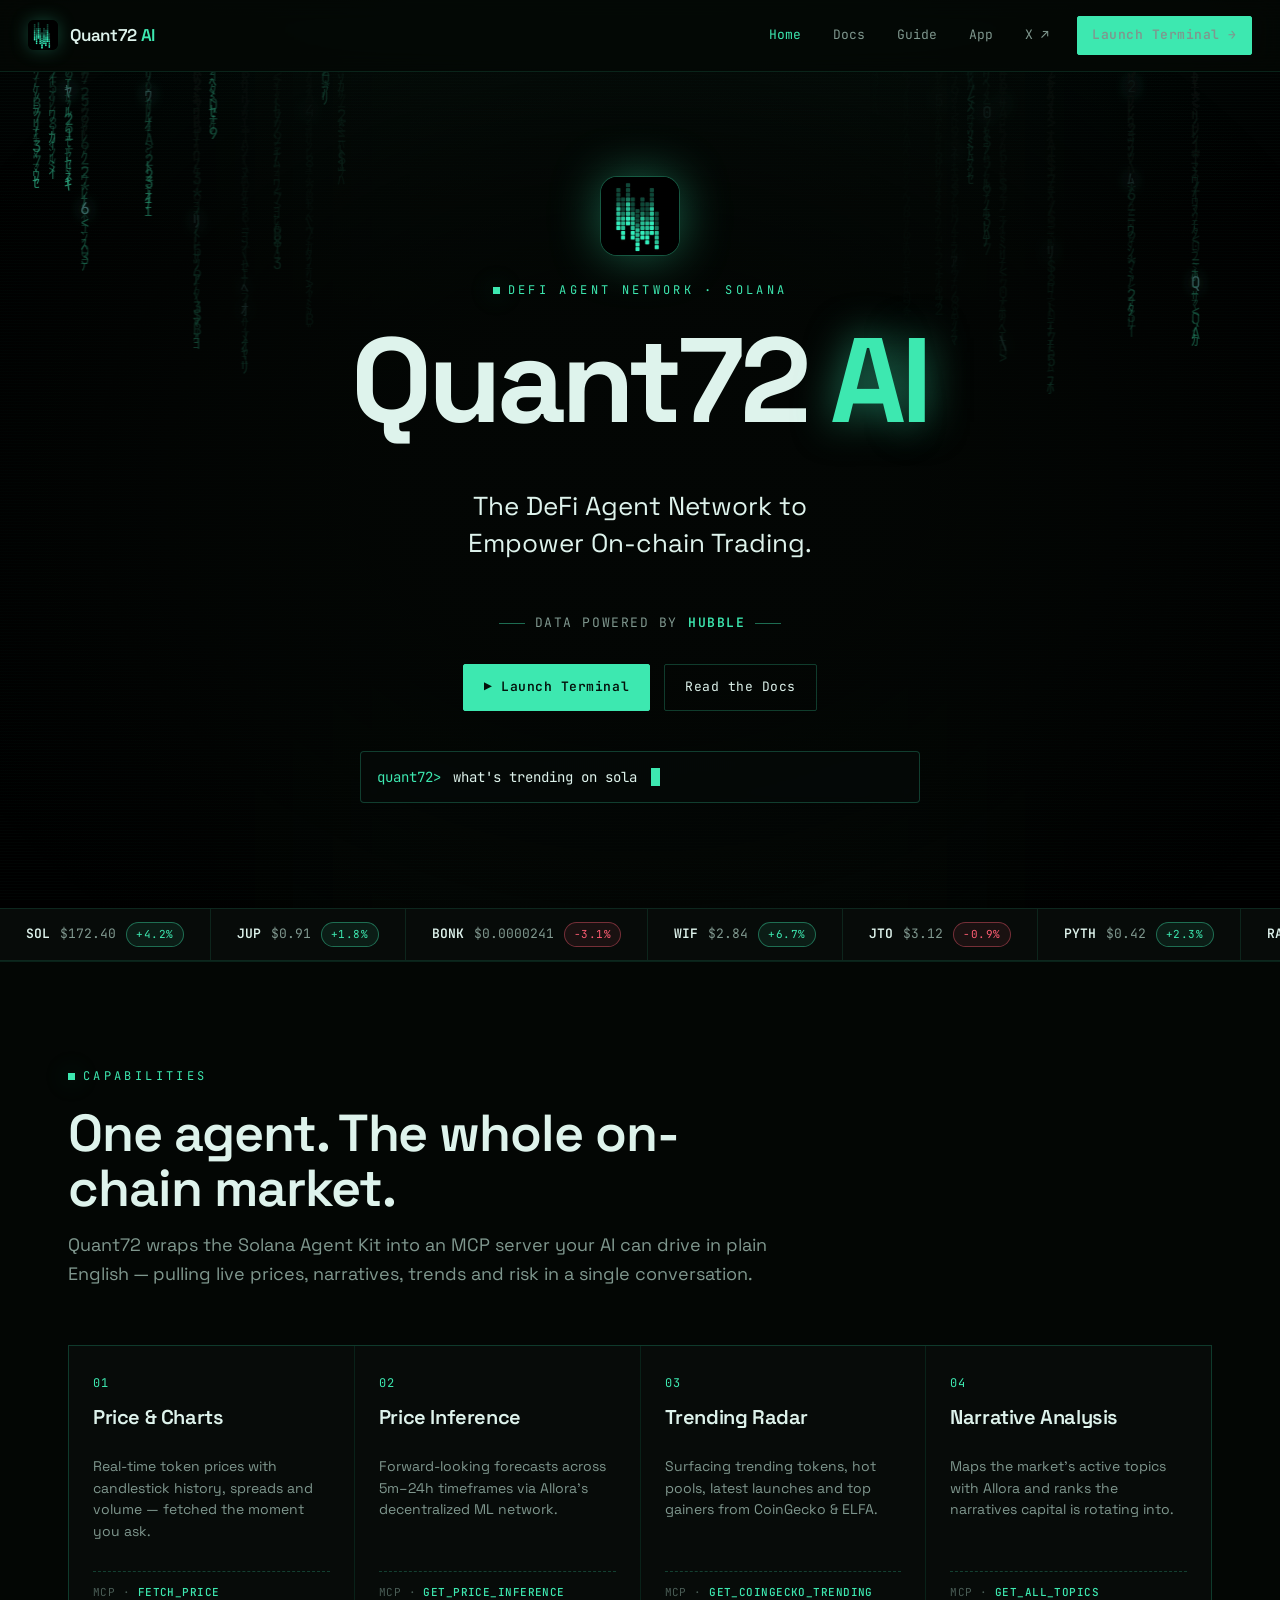
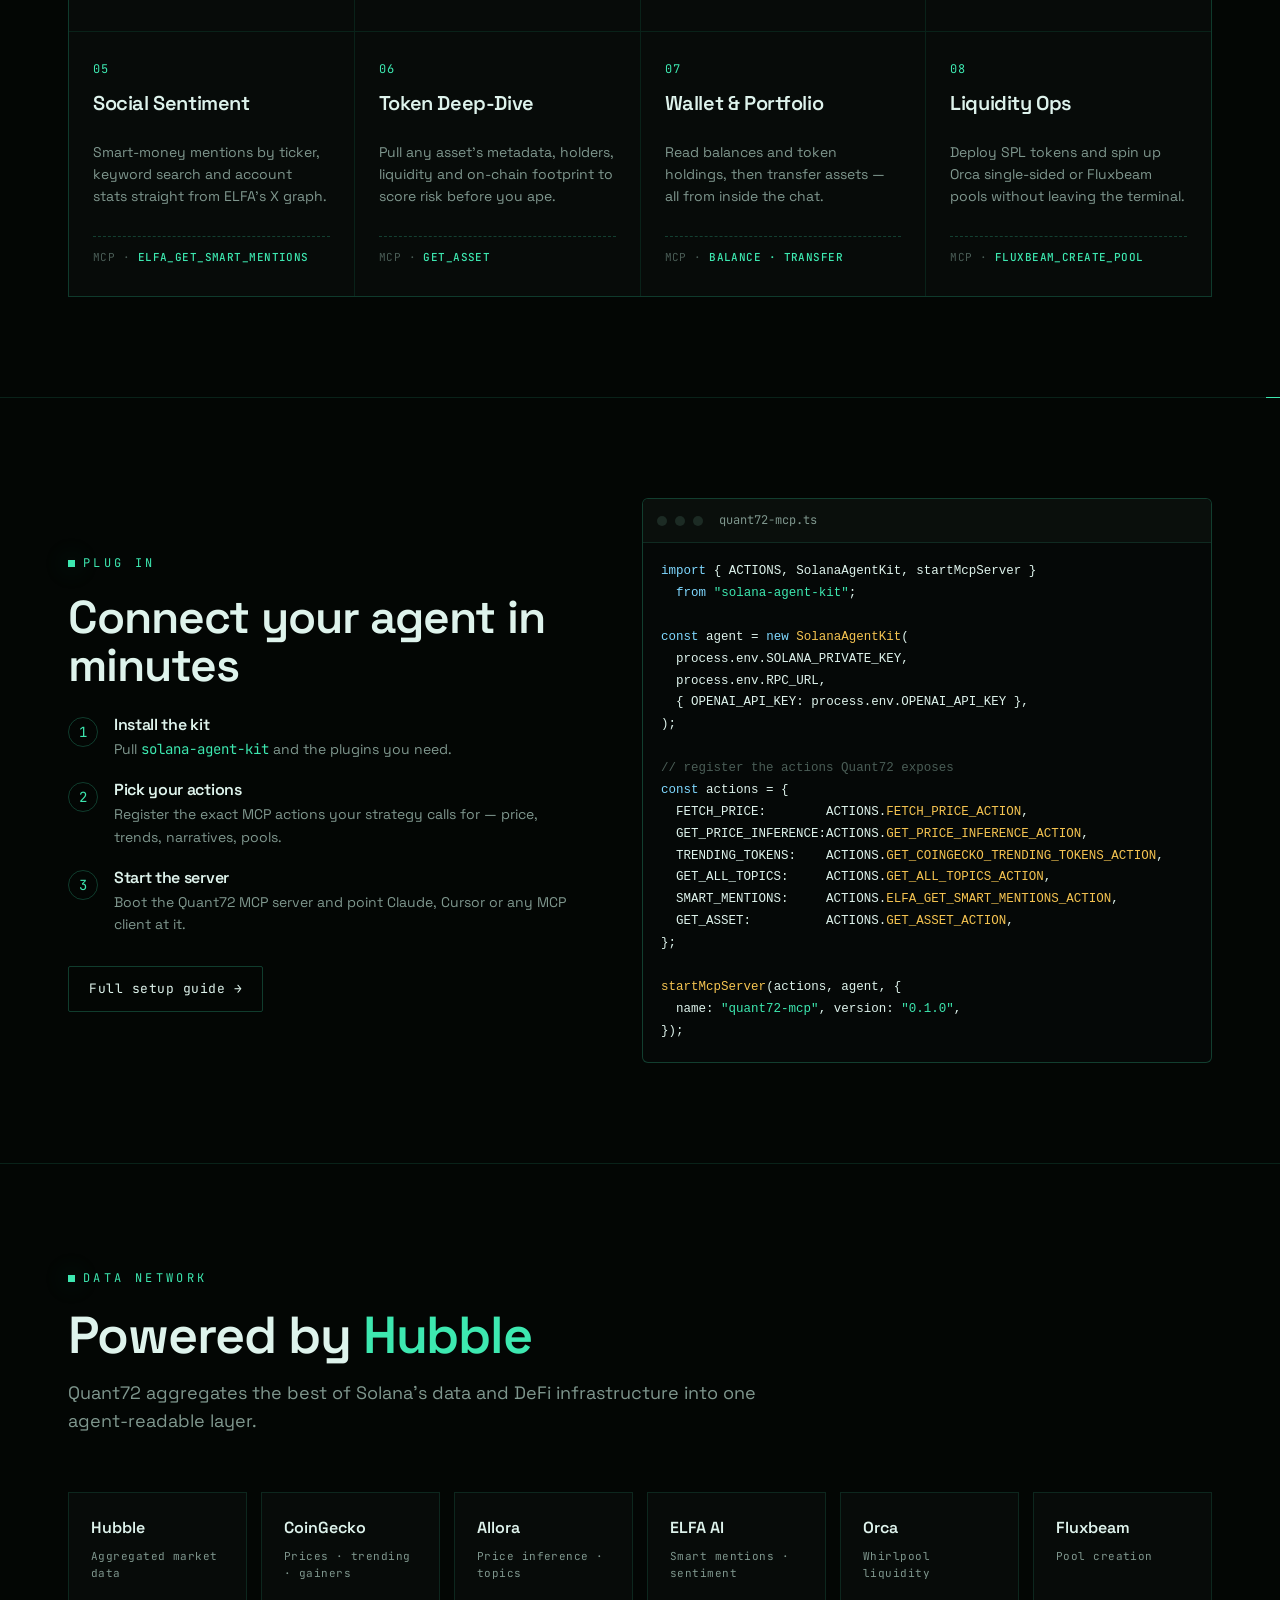
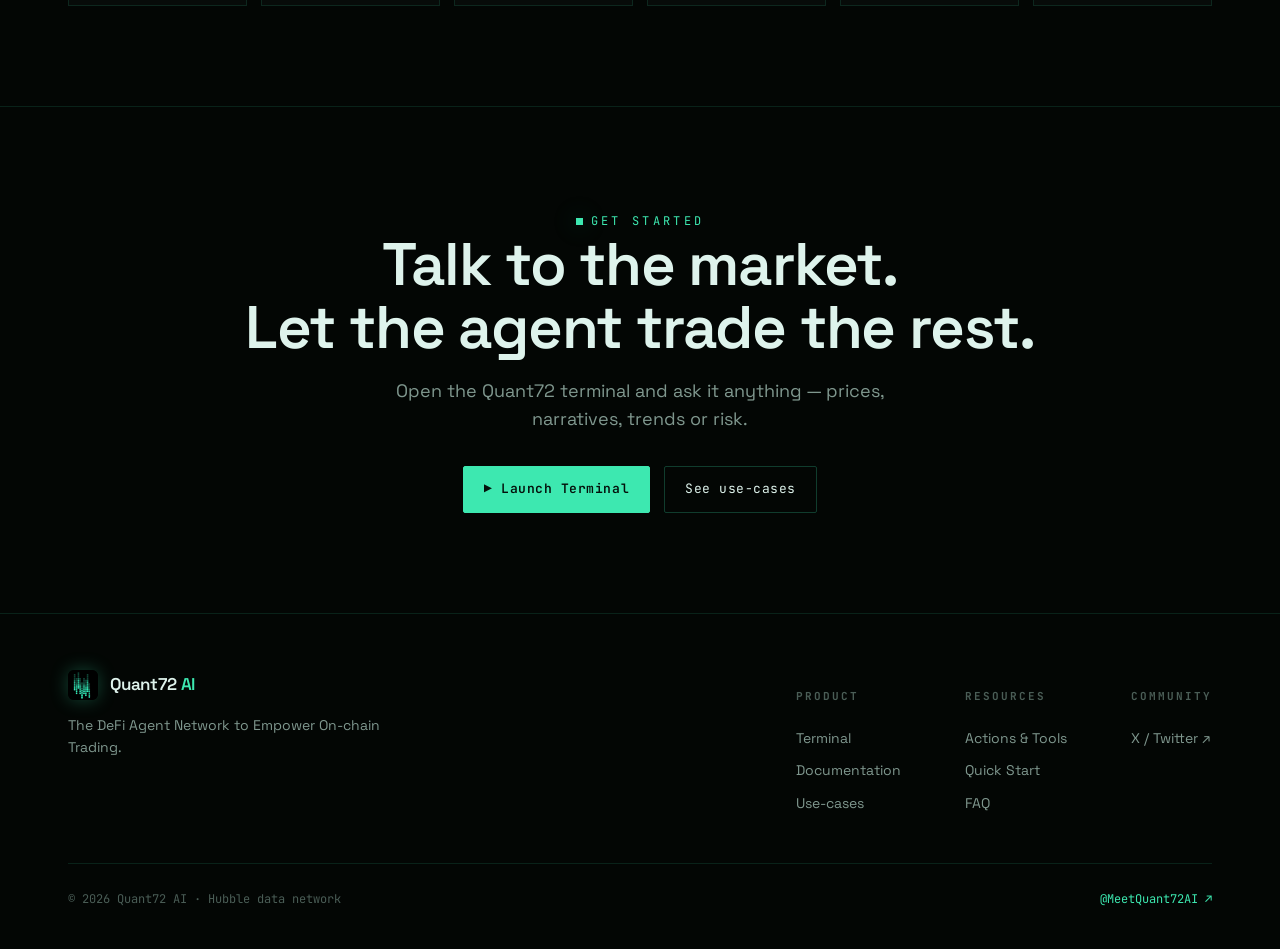
<file: index.html>
<!DOCTYPE html>
<html lang="en">
<head>
<meta charset="UTF-8" />
<meta name="viewport" content="width=device-width, initial-scale=1.0" />
<title>Quant72 AI — The DeFi Agent Network</title>
<meta name="description" content="Quant72 AI — the DeFi Agent Network to empower on-chain trading on Solana. Get live prices, charts, price forecasts, trending tokens, narratives and rug-risk analysis through one AI agent. Data powered by Hubble." />
<meta name="keywords" content="Quant72, Solana, DeFi, AI agent, MCP, on-chain trading, token analysis, price forecast, trending tokens, narratives, Hubble" />
<meta name="theme-color" content="#3DE8B0" />
<link rel="icon" type="image/jpeg" href="assets/logo.jpg" />
<link rel="apple-touch-icon" href="assets/logo.jpg" />
<link rel="canonical" href="https://quant72.gitlawb.app/" />
<meta property="og:type" content="website" />
<meta property="og:url" content="https://quant72.gitlawb.app/" />
<meta property="og:site_name" content="Quant72 AI" />
<meta property="og:title" content="Quant72 AI — The DeFi Agent Network" />
<meta property="og:description" content="The DeFi Agent Network to empower on-chain trading on Solana. Prices, forecasts, trends, narratives & risk — through one AI agent. Data powered by Hubble." />
<meta property="og:image" content="https://quant72.gitlawb.app/assets/logo.jpg" />
<meta name="twitter:card" content="summary" />
<meta name="twitter:site" content="@MeetQuant72AI" />
<meta name="twitter:title" content="Quant72 AI — The DeFi Agent Network" />
<meta name="twitter:description" content="The DeFi Agent Network to empower on-chain trading on Solana. Data powered by Hubble." />
<meta name="twitter:image" content="https://quant72.gitlawb.app/assets/logo.jpg" />
<link rel="preconnect" href="https://fonts.googleapis.com" />
<link rel="preconnect" href="https://fonts.gstatic.com" crossorigin />
<link href="https://fonts.googleapis.com/css2?family=Space+Grotesk:wght@400;500;600;700&family=Sora:wght@400;500;600;700&family=JetBrains+Mono:wght@400;500;600;700&display=swap" rel="stylesheet" />
<link rel="stylesheet" href="css/quant72.css" />
<style>
  /* ---------- hero ---------- */
  .hero {
    position: relative;
    min-height: calc(100vh - 64px);
    display: flex;
    align-items: center;
    justify-content: center;
    overflow: hidden;
    padding: 60px 20px;
  }
  .hero .rain {
    position: absolute;
    top: 0; bottom: 0;
    width: 32%;
    z-index: 0;
  }
  .hero .rain.left  { left: 0;  -webkit-mask-image: linear-gradient(90deg, #000 0%, #000 45%, transparent 100%); mask-image: linear-gradient(90deg, #000 0%, #000 45%, transparent 100%); }
  .hero .rain.right { right: 0; -webkit-mask-image: linear-gradient(270deg, #000 0%, #000 45%, transparent 100%); mask-image: linear-gradient(270deg, #000 0%, #000 45%, transparent 100%); }
  .hero .rain canvas { width: 100%; height: 100%; display: block; }
  .hero-veil {
    position: absolute; inset: 0; z-index: 1; pointer-events: none;
    background: radial-gradient(60% 70% at 50% 50%, rgba(3,6,4,0.96) 30%, rgba(3,6,4,0.7) 60%, transparent 100%);
  }

  .hero-core {
    position: relative;
    z-index: 2;
    max-width: 880px;
    text-align: center;
    display: flex;
    flex-direction: column;
    align-items: center;
    gap: 26px;
  }
  .hero-mark {
    width: 78px; height: 78px; border-radius: 16px;
    box-shadow: 0 0 0 1px var(--line-2), 0 0 50px rgba(61,232,176,0.4);
    animation: floaty 6s ease-in-out infinite;
  }
  @keyframes floaty { 0%,100%{ transform: translateY(0); } 50%{ transform: translateY(-8px); } }

  .hero-title {
    font-size: clamp(52px, 9.5vw, 120px);
    line-height: 0.92;
    font-weight: 700;
    letter-spacing: -0.04em;
  }
  .hero-title .ai {
    color: var(--accent);
    text-shadow: 0 0 40px rgba(61,232,176,0.55);
  }
  .hero-sub {
    font-size: clamp(18px, 2.4vw, 26px);
    color: var(--text);
    max-width: 620px;
    font-weight: 400;
    line-height: 1.4;
    text-wrap: balance;
  }
  .hero-power {
    font-family: var(--mono);
    font-size: 13px;
    letter-spacing: 0.12em;
    color: var(--text-mute);
    text-transform: uppercase;
    display: inline-flex; align-items: center; gap: 10px;
  }
  .hero-power b { color: var(--accent); font-weight: 600; }
  .hero-power::before { content: ""; width: 26px; height: 1px; background: var(--line-3); }
  .hero-power::after  { content: ""; width: 26px; height: 1px; background: var(--line-3); }

  .hero-cta { display: flex; gap: 14px; flex-wrap: wrap; justify-content: center; margin-top: 4px; }

  .hero-prompt {
    margin-top: 14px;
    width: min(560px, 92vw);
    display: flex; align-items: center; gap: 12px;
    padding: 14px 16px;
    border: 1px solid var(--line-2);
    border-radius: 4px;
    background: rgba(7,11,9,0.7);
    backdrop-filter: blur(6px);
    font-family: var(--mono);
    font-size: 14px;
    text-align: left;
  }
  .hero-prompt .chev { color: var(--accent); }
  .hero-prompt .typed { color: var(--text); }
  .hero-prompt .cursor { width: 9px; height: 18px; background: var(--accent); display: inline-block; animation: blink 1s steps(1) infinite; margin-left: 2px; }
  @keyframes blink { 50% { opacity: 0; } }

  /* ---------- ticker ---------- */
  .ticker { border-top: 1px solid var(--line); border-bottom: 1px solid var(--line); background: var(--bg-1); overflow: hidden; position: relative; z-index: 3; }
  .ticker-track { display: flex; gap: 0; width: max-content; animation: scroll 38s linear infinite; }
  .ticker:hover .ticker-track { animation-play-state: paused; }
  @keyframes scroll { to { transform: translateX(-50%); } }
  .tk { display: flex; align-items: center; gap: 10px; padding: 13px 26px; border-right: 1px solid var(--line); font-family: var(--mono); font-size: 13px; white-space: nowrap; }
  .tk .sym { color: var(--text); font-weight: 600; }
  .tk .px { color: var(--text-mute); }

  /* ---------- sections ---------- */
  section.band { position: relative; z-index: 3; padding: 100px 0; border-top: 1px solid var(--line); }
  .sec-head { max-width: 720px; margin-bottom: 56px; }
  .sec-head h2 { font-size: clamp(32px, 4.5vw, 52px); margin-top: 18px; }
  .sec-head p { color: var(--text-mute); font-size: 18px; margin-top: 16px; }

  .feat-grid { display: grid; grid-template-columns: repeat(4, 1fr); gap: 1px; background: var(--line); border: 1px solid var(--line); }
  .feat {
    background: var(--bg-1); padding: 28px 24px 30px; display: flex; flex-direction: column; gap: 14px;
    min-height: 230px; transition: background .2s; position: relative;
  }
  .feat:hover { background: var(--bg-2); }
  .feat .idx { font-family: var(--mono); font-size: 12px; color: var(--accent); letter-spacing: 0.1em; }
  .feat h3 { font-size: 20px; }
  .feat p { color: var(--text-mute); font-size: 14px; line-height: 1.55; flex: 1; }
  .feat .act { font-family: var(--mono); font-size: 11px; color: var(--text-faint); letter-spacing: 0.04em; border-top: 1px dashed var(--line-2); padding-top: 12px; }
  .feat .act b { color: var(--accent); font-weight: 500; }

  /* ---------- connect ---------- */
  .connect { display: grid; grid-template-columns: 1fr 1.1fr; gap: 56px; align-items: center; }
  .connect ol { list-style: none; padding: 0; margin: 28px 0 0; display: flex; flex-direction: column; gap: 22px; }
  .connect li { display: flex; gap: 16px; }
  .connect li .n { font-family: var(--mono); color: var(--accent); font-size: 14px; border: 1px solid var(--line-2); width: 30px; height: 30px; display: grid; place-items: center; border-radius: 50%; flex: none; }
  .connect li h4 { font-size: 16px; margin-bottom: 4px; }
  .connect li p { color: var(--text-mute); font-size: 14px; margin: 0; }

  .code {
    background: #050807; border: 1px solid var(--line-2); border-radius: 6px; overflow: hidden;
    font-family: var(--mono); font-size: 12.5px; line-height: 1.75;
  }
  .code-bar { display: flex; align-items: center; gap: 8px; padding: 11px 14px; border-bottom: 1px solid var(--line); background: var(--bg-2); }
  .code-bar .dot { width: 10px; height: 10px; border-radius: 50%; background: #1c2b24; }
  .code-bar .fname { margin-left: 8px; color: var(--text-mute); font-size: 12px; }
  .code pre { margin: 0; padding: 18px 18px 20px; overflow-x: auto; }
  .code .c { color: #4a5d56; }
  .code .k { color: #7fd8ff; }
  .code .s { color: var(--accent); }
  .code .f { color: #f5c451; }
  .code .p { color: var(--text); }

  /* ---------- powered by ---------- */
  .pb-grid { display: flex; flex-wrap: wrap; gap: 14px; }
  .pb {
    flex: 1 1 160px; border: 1px solid var(--line); background: var(--bg-1); padding: 22px;
    display: flex; flex-direction: column; gap: 7px; transition: border-color .2s, background .2s;
  }
  .pb:hover { border-color: var(--line-3); background: var(--bg-2); }
  .pb .nm { font-weight: 600; font-size: 16px; }
  .pb .ro { font-family: var(--mono); font-size: 11px; color: var(--text-mute); letter-spacing: 0.04em; }

  /* ---------- cta band ---------- */
  .cta-band { text-align: center; }
  .cta-band h2 { font-size: clamp(34px, 5vw, 60px); }
  .cta-band p { color: var(--text-mute); font-size: 18px; margin: 18px auto 32px; max-width: 560px; }

  /* ---------- footer ---------- */
  footer { border-top: 1px solid var(--line); padding: 56px 0 40px; position: relative; z-index: 3; }
  .foot-top { display: flex; justify-content: space-between; gap: 40px; flex-wrap: wrap; margin-bottom: 44px; }
  .foot-brand { max-width: 320px; }
  .foot-brand p { color: var(--text-mute); font-size: 14px; margin-top: 14px; }
  .foot-cols { display: flex; gap: 64px; flex-wrap: wrap; }
  .foot-col h5 { font-family: var(--mono); font-size: 11px; letter-spacing: 0.18em; text-transform: uppercase; color: var(--text-faint); margin-bottom: 16px; }
  .foot-col a { display: block; color: var(--text-mute); font-size: 14px; padding: 5px 0; transition: color .15s; }
  .foot-col a:hover { color: var(--accent); }
  .foot-bot { display: flex; justify-content: space-between; gap: 20px; flex-wrap: wrap; padding-top: 26px; border-top: 1px solid var(--line); font-family: var(--mono); font-size: 12px; color: var(--text-faint); }
  .foot-bot .addr { color: var(--text-mute); }

  @media (max-width: 900px) {
    .feat-grid { grid-template-columns: repeat(2, 1fr); }
    .connect { grid-template-columns: 1fr; }
    .hero .rain { width: 42%; }
  }
  @media (max-width: 560px) {
    .feat-grid { grid-template-columns: 1fr; }
    .hero .rain { opacity: 0.55; }
  }
</style>
</head>
<body>

<nav class="q-nav">
  <a class="q-brand" href="index.html">
    <img src="assets/logo.jpg" alt="Quant72" />
    <span class="name">Quant72<b> AI</b></span>
  </a>
  <div class="q-navlinks">
    <a href="index.html" class="active">Home</a>
    <a href="docs.html">Docs</a>
    <a href="guide.html">Guide</a>
    <a href="app.html">App</a>
    <a href="https://x.com/MeetQuant72AI" target="_blank" rel="noopener">X ↗</a>
    <a href="app.html" class="btn btn-primary" style="margin-left:10px;">Launch Terminal →</a>
  </div>
</nav>

<!-- ===================== HERO ===================== -->
<header class="hero">
  <div class="rain left"><canvas class="matrix-rain" data-fade="0.07" data-size="16"></canvas></div>
  <div class="rain right"><canvas class="matrix-rain" data-fade="0.07" data-size="16"></canvas></div>
  <div class="hero-veil"></div>

  <div class="hero-core">
    <img class="hero-mark" src="assets/logo.jpg" alt="Quant72 logo" />
    <div class="kicker">DeFi Agent Network · Solana</div>
    <h1 class="hero-title">Quant72 <span class="ai">AI</span></h1>
    <p class="hero-sub" data-tweak="tagline">The DeFi Agent Network to Empower On-chain Trading.</p>
    <div class="hero-power">Data powered by <b data-tweak="poweredby">Hubble</b></div>
    <div class="hero-cta">
      <a href="app.html" class="btn btn-primary">▶ Launch Terminal</a>
      <a href="docs.html" class="btn">Read the Docs</a>
    </div>
    <div class="hero-prompt">
      <span class="chev">quant72&gt;</span>
      <span class="typed" id="typed"></span><span class="cursor"></span>
    </div>
  </div>
</header>

<!-- ===================== TICKER ===================== -->
<div class="ticker">
  <div class="ticker-track" id="tickerTrack"></div>
</div>

<!-- ===================== CAPABILITIES ===================== -->
<section class="band">
  <div class="wrap">
    <div class="sec-head">
      <div class="kicker">Capabilities</div>
      <h2>One agent. The whole on-chain market.</h2>
      <p>Quant72 wraps the Solana Agent Kit into an MCP server your AI can drive in plain English — pulling live prices, narratives, trends and risk in a single conversation.</p>
    </div>
    <div class="feat-grid">
      <div class="feat">
        <div class="idx">01</div>
        <h3>Price &amp; Charts</h3>
        <p>Real-time token prices with candlestick history, spreads and volume — fetched the moment you ask.</p>
        <div class="act">MCP · <b>FETCH_PRICE</b></div>
      </div>
      <div class="feat">
        <div class="idx">02</div>
        <h3>Price Inference</h3>
        <p>Forward-looking forecasts across 5m–24h timeframes via Allora's decentralized ML network.</p>
        <div class="act">MCP · <b>GET_PRICE_INFERENCE</b></div>
      </div>
      <div class="feat">
        <div class="idx">03</div>
        <h3>Trending Radar</h3>
        <p>Surfacing trending tokens, hot pools, latest launches and top gainers from CoinGecko &amp; ELFA.</p>
        <div class="act">MCP · <b>GET_COINGECKO_TRENDING</b></div>
      </div>
      <div class="feat">
        <div class="idx">04</div>
        <h3>Narrative Analysis</h3>
        <p>Maps the market's active topics with Allora and ranks the narratives capital is rotating into.</p>
        <div class="act">MCP · <b>GET_ALL_TOPICS</b></div>
      </div>
      <div class="feat">
        <div class="idx">05</div>
        <h3>Social Sentiment</h3>
        <p>Smart-money mentions by ticker, keyword search and account stats straight from ELFA's X graph.</p>
        <div class="act">MCP · <b>ELFA_GET_SMART_MENTIONS</b></div>
      </div>
      <div class="feat">
        <div class="idx">06</div>
        <h3>Token Deep-Dive</h3>
        <p>Pull any asset's metadata, holders, liquidity and on-chain footprint to score risk before you ape.</p>
        <div class="act">MCP · <b>GET_ASSET</b></div>
      </div>
      <div class="feat">
        <div class="idx">07</div>
        <h3>Wallet &amp; Portfolio</h3>
        <p>Read balances and token holdings, then transfer assets — all from inside the chat.</p>
        <div class="act">MCP · <b>BALANCE · TRANSFER</b></div>
      </div>
      <div class="feat">
        <div class="idx">08</div>
        <h3>Liquidity Ops</h3>
        <p>Deploy SPL tokens and spin up Orca single-sided or Fluxbeam pools without leaving the terminal.</p>
        <div class="act">MCP · <b>FLUXBEAM_CREATE_POOL</b></div>
      </div>
    </div>
  </div>
</section>

<!-- ===================== CONNECT ===================== -->
<section class="band">
  <div class="wrap connect">
    <div>
      <div class="kicker">Plug in</div>
      <h2 style="font-size:clamp(30px,4vw,46px);margin-top:18px;">Connect your agent in minutes</h2>
      <ol>
        <li><span class="n">1</span><div><h4>Install the kit</h4><p>Pull <span class="mono accent">solana-agent-kit</span> and the plugins you need.</p></div></li>
        <li><span class="n">2</span><div><h4>Pick your actions</h4><p>Register the exact MCP actions your strategy calls for — price, trends, narratives, pools.</p></div></li>
        <li><span class="n">3</span><div><h4>Start the server</h4><p>Boot the Quant72 MCP server and point Claude, Cursor or any MCP client at it.</p></div></li>
      </ol>
      <a href="docs.html" class="btn" style="margin-top:30px;">Full setup guide →</a>
    </div>
    <div class="code card-corner">
      <div class="code-bar">
        <span class="dot"></span><span class="dot"></span><span class="dot"></span>
        <span class="fname">quant72-mcp.ts</span>
      </div>
<pre><span class="k">import</span> <span class="p">{ ACTIONS, SolanaAgentKit, startMcpServer }</span>
  <span class="k">from</span> <span class="s">"solana-agent-kit"</span>;

<span class="k">const</span> agent = <span class="k">new</span> <span class="f">SolanaAgentKit</span>(
  process.env.<span class="p">SOLANA_PRIVATE_KEY</span>,
  process.env.<span class="p">RPC_URL</span>,
  { <span class="p">OPENAI_API_KEY</span>: process.env.OPENAI_API_KEY },
);

<span class="c">// register the actions Quant72 exposes</span>
<span class="k">const</span> actions = {
  FETCH_PRICE:        ACTIONS.<span class="f">FETCH_PRICE_ACTION</span>,
  GET_PRICE_INFERENCE:ACTIONS.<span class="f">GET_PRICE_INFERENCE_ACTION</span>,
  TRENDING_TOKENS:    ACTIONS.<span class="f">GET_COINGECKO_TRENDING_TOKENS_ACTION</span>,
  GET_ALL_TOPICS:     ACTIONS.<span class="f">GET_ALL_TOPICS_ACTION</span>,
  SMART_MENTIONS:     ACTIONS.<span class="f">ELFA_GET_SMART_MENTIONS_ACTION</span>,
  GET_ASSET:          ACTIONS.<span class="f">GET_ASSET_ACTION</span>,
};

<span class="f">startMcpServer</span>(actions, agent, {
  name: <span class="s">"quant72-mcp"</span>, version: <span class="s">"0.1.0"</span>,
});</pre>
    </div>
  </div>
</section>

<!-- ===================== POWERED BY ===================== -->
<section class="band">
  <div class="wrap">
    <div class="sec-head">
      <div class="kicker">Data Network</div>
      <h2>Powered by <span class="accent" data-tweak="poweredby">Hubble</span></h2>
      <p>Quant72 aggregates the best of Solana's data and DeFi infrastructure into one agent-readable layer.</p>
    </div>
    <div class="pb-grid">
      <div class="pb"><span class="nm">Hubble</span><span class="ro">Aggregated market data</span></div>
      <div class="pb"><span class="nm">CoinGecko</span><span class="ro">Prices · trending · gainers</span></div>
      <div class="pb"><span class="nm">Allora</span><span class="ro">Price inference · topics</span></div>
      <div class="pb"><span class="nm">ELFA AI</span><span class="ro">Smart mentions · sentiment</span></div>
      <div class="pb"><span class="nm">Orca</span><span class="ro">Whirlpool liquidity</span></div>
      <div class="pb"><span class="nm">Fluxbeam</span><span class="ro">Pool creation</span></div>
    </div>
  </div>
</section>

<!-- ===================== CTA ===================== -->
<section class="band cta-band">
  <div class="wrap">
    <div class="kicker" style="justify-content:center;">Get started</div>
    <h2>Talk to the market.<br />Let the agent trade the rest.</h2>
    <p>Open the Quant72 terminal and ask it anything — prices, narratives, trends or risk.</p>
    <div class="hero-cta" style="justify-content:center;">
      <a href="app.html" class="btn btn-primary">▶ Launch Terminal</a>
      <a href="guide.html" class="btn">See use-cases</a>
    </div>
  </div>
</section>

<!-- ===================== FOOTER ===================== -->
<footer>
  <div class="wrap">
    <div class="foot-top">
      <div class="foot-brand">
        <a class="q-brand" href="index.html" style="margin-bottom:0;">
          <img src="assets/logo.jpg" alt="Quant72" />
          <span class="name">Quant72<b> AI</b></span>
        </a>
        <p data-tweak="tagline">The DeFi Agent Network to Empower On-chain Trading.</p>
      </div>
      <div class="foot-cols">
        <div class="foot-col">
          <h5>Product</h5>
          <a href="app.html">Terminal</a>
          <a href="docs.html">Documentation</a>
          <a href="guide.html">Use-cases</a>
        </div>
        <div class="foot-col">
          <h5>Resources</h5>
          <a href="docs.html#actions">Actions &amp; Tools</a>
          <a href="docs.html#quickstart">Quick Start</a>
          <a href="docs.html#faq">FAQ</a>
        </div>
        <div class="foot-col">
          <h5>Community</h5>
          <a href="https://x.com/MeetQuant72AI" target="_blank" rel="noopener">X / Twitter ↗</a>
        </div>
      </div>
    </div>
    <div class="foot-bot">
      <span>© 2026 Quant72 AI · <span data-tweak="poweredby">Hubble</span> data network</span>
      <a href="https://x.com/MeetQuant72AI" target="_blank" rel="noopener" class="accent">@MeetQuant72AI ↗</a>
    </div>
  </div>
</footer>

<script src="js/matrix-rain.js"></script>
<script>
  /* typing line */
  (function () {
    const prompts = [
      "what's trending on solana right now?",
      "price + 6h forecast for $SOL",
      "analyze this token for rug risk",
      "which narratives are heating up?",
      "show me today's top gainers",
    ];
    const el = document.getElementById("typed");
    let p = 0, i = 0, dir = 1;
    function tick() {
      const txt = prompts[p];
      el.textContent = txt.slice(0, i);
      if (dir > 0) {
        i++;
        if (i > txt.length) { dir = -1; setTimeout(tick, 1600); return; }
      } else {
        i--;
        if (i < 0) { i = 0; dir = 1; p = (p + 1) % prompts.length; }
      }
      setTimeout(tick, dir > 0 ? 55 + Math.random() * 40 : 28);
    }
    tick();
  })();

  /* ticker */
  (function () {
    const toks = [
      ["SOL", "$172.40", "+4.2%", 1], ["JUP", "$0.91", "+1.8%", 1],
      ["BONK", "$0.0000241", "-3.1%", 0], ["WIF", "$2.84", "+6.7%", 1],
      ["JTO", "$3.12", "-0.9%", 0], ["PYTH", "$0.42", "+2.3%", 1],
      ["RAY", "$5.67", "+0.4%", 1], ["ORCA", "$4.01", "-1.7%", 0],
      ["HNT", "$6.84", "+9.1%", 1], ["RENDER", "$8.12", "-2.4%", 0],
    ];
    const row = toks.map(([s, px, ch, up]) =>
      `<div class="tk"><span class="sym">${s}</span><span class="px">${px}</span><span class="pill ${up ? "up" : "down"}">${ch}</span></div>`
    ).join("");
    document.getElementById("tickerTrack").innerHTML = row + row;
  })();
</script>
<script>window.Q72_TWEAKS_CONFIG = ["accent","font","matrix","glow","tagline","poweredby"];</script>
<script src="js/tweaks.js"></script>
</body>
</html>
</file>
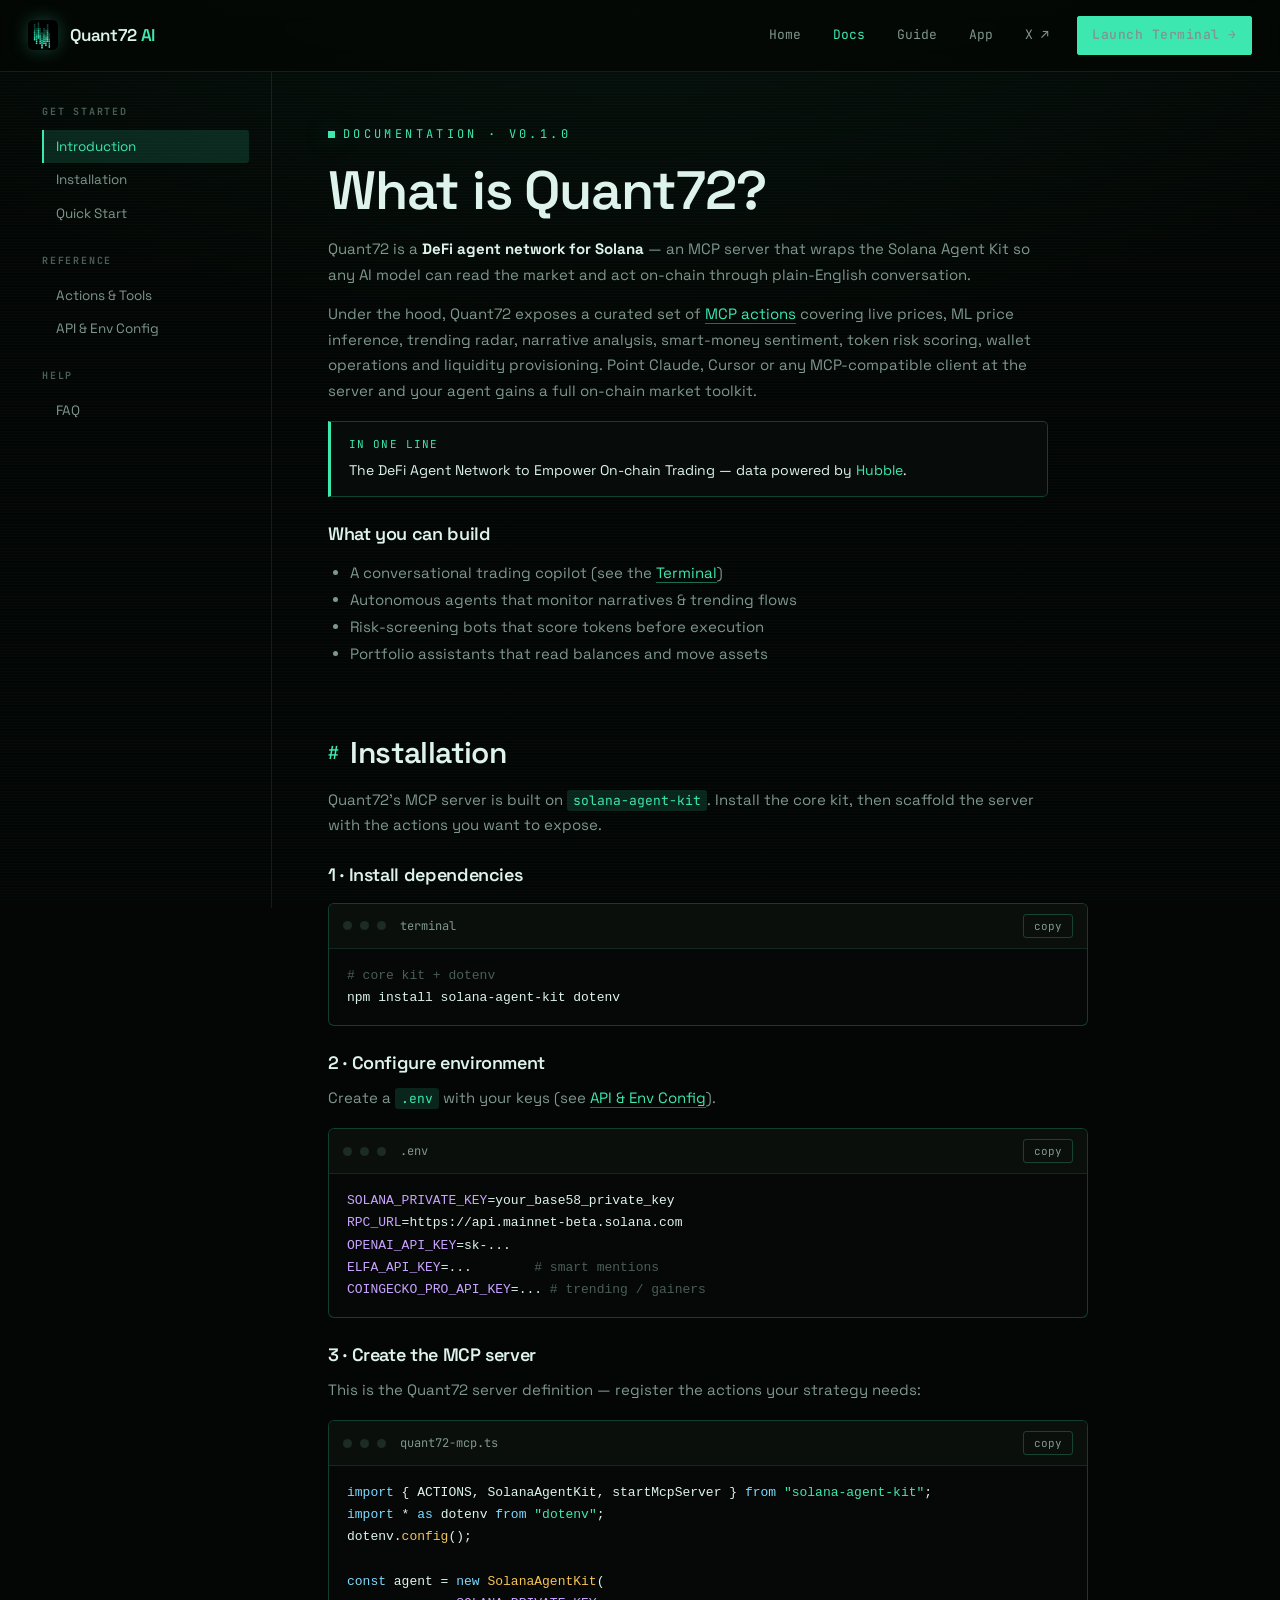
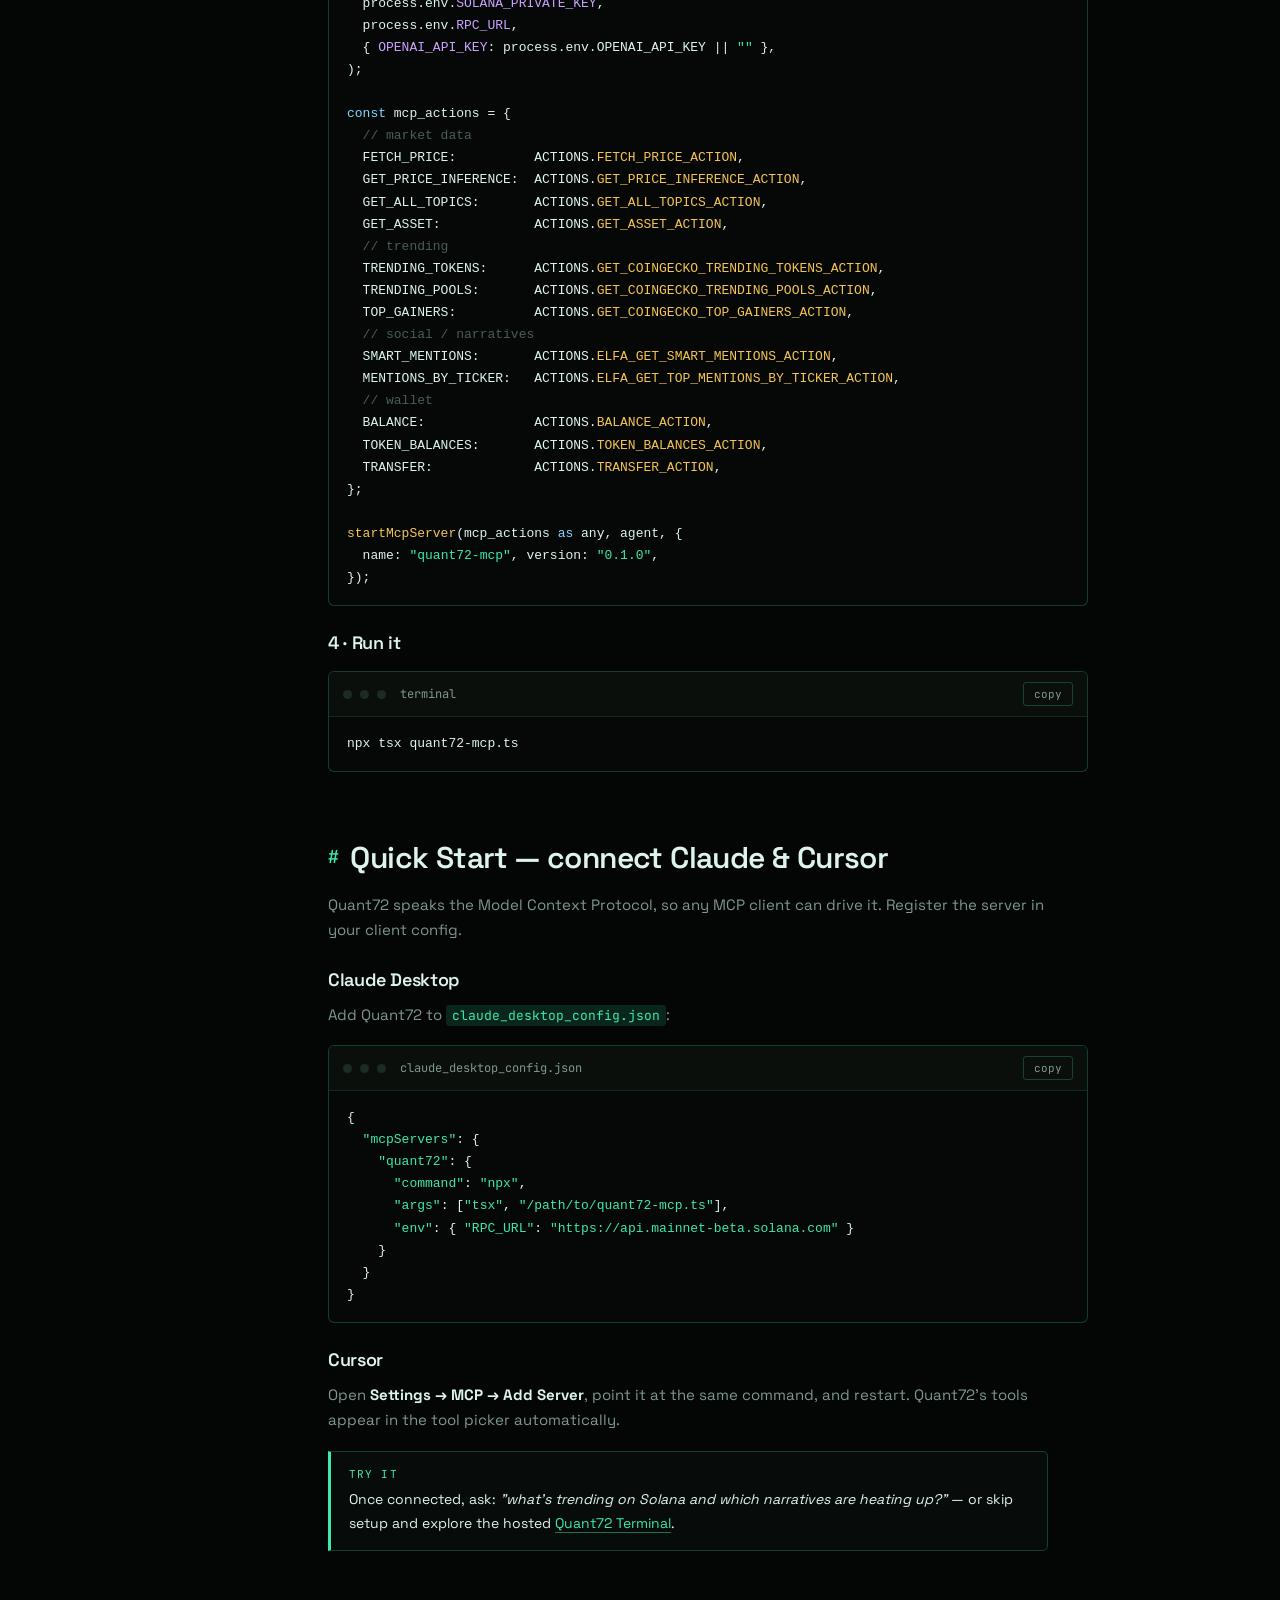
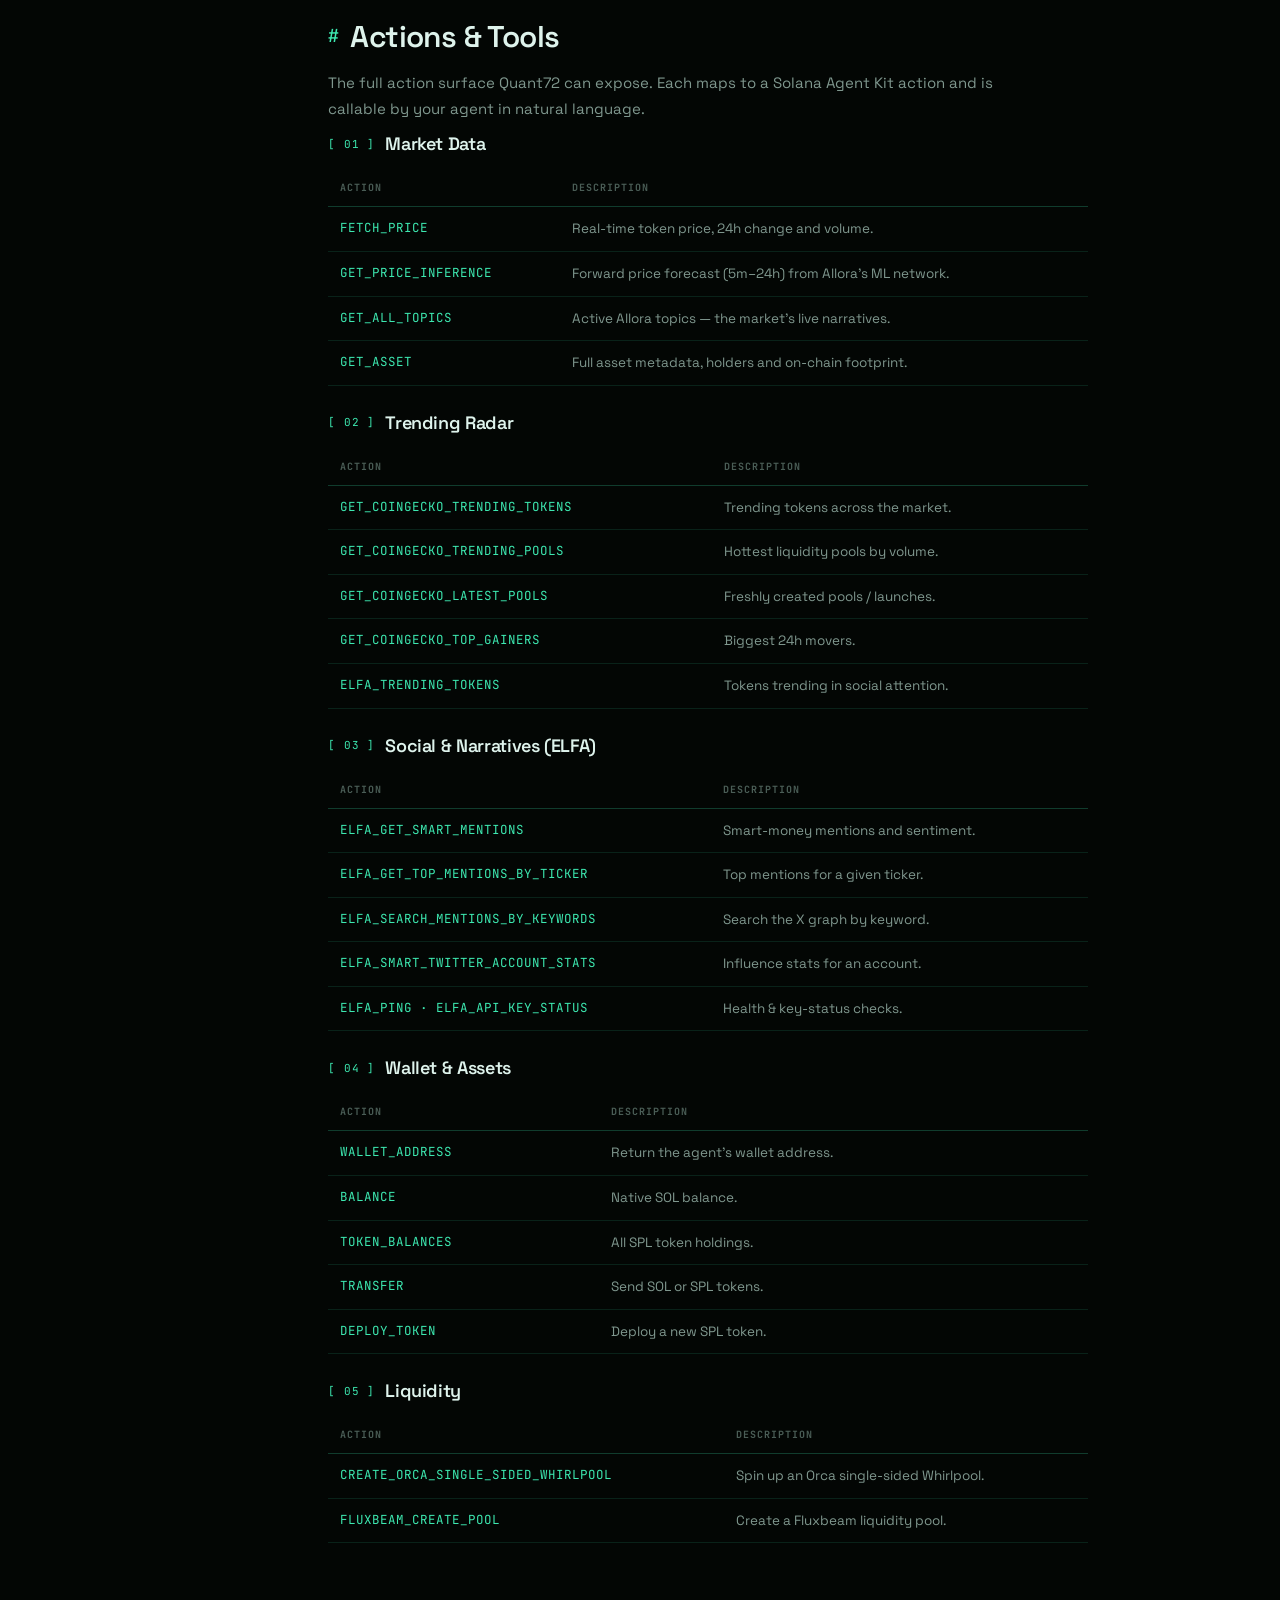
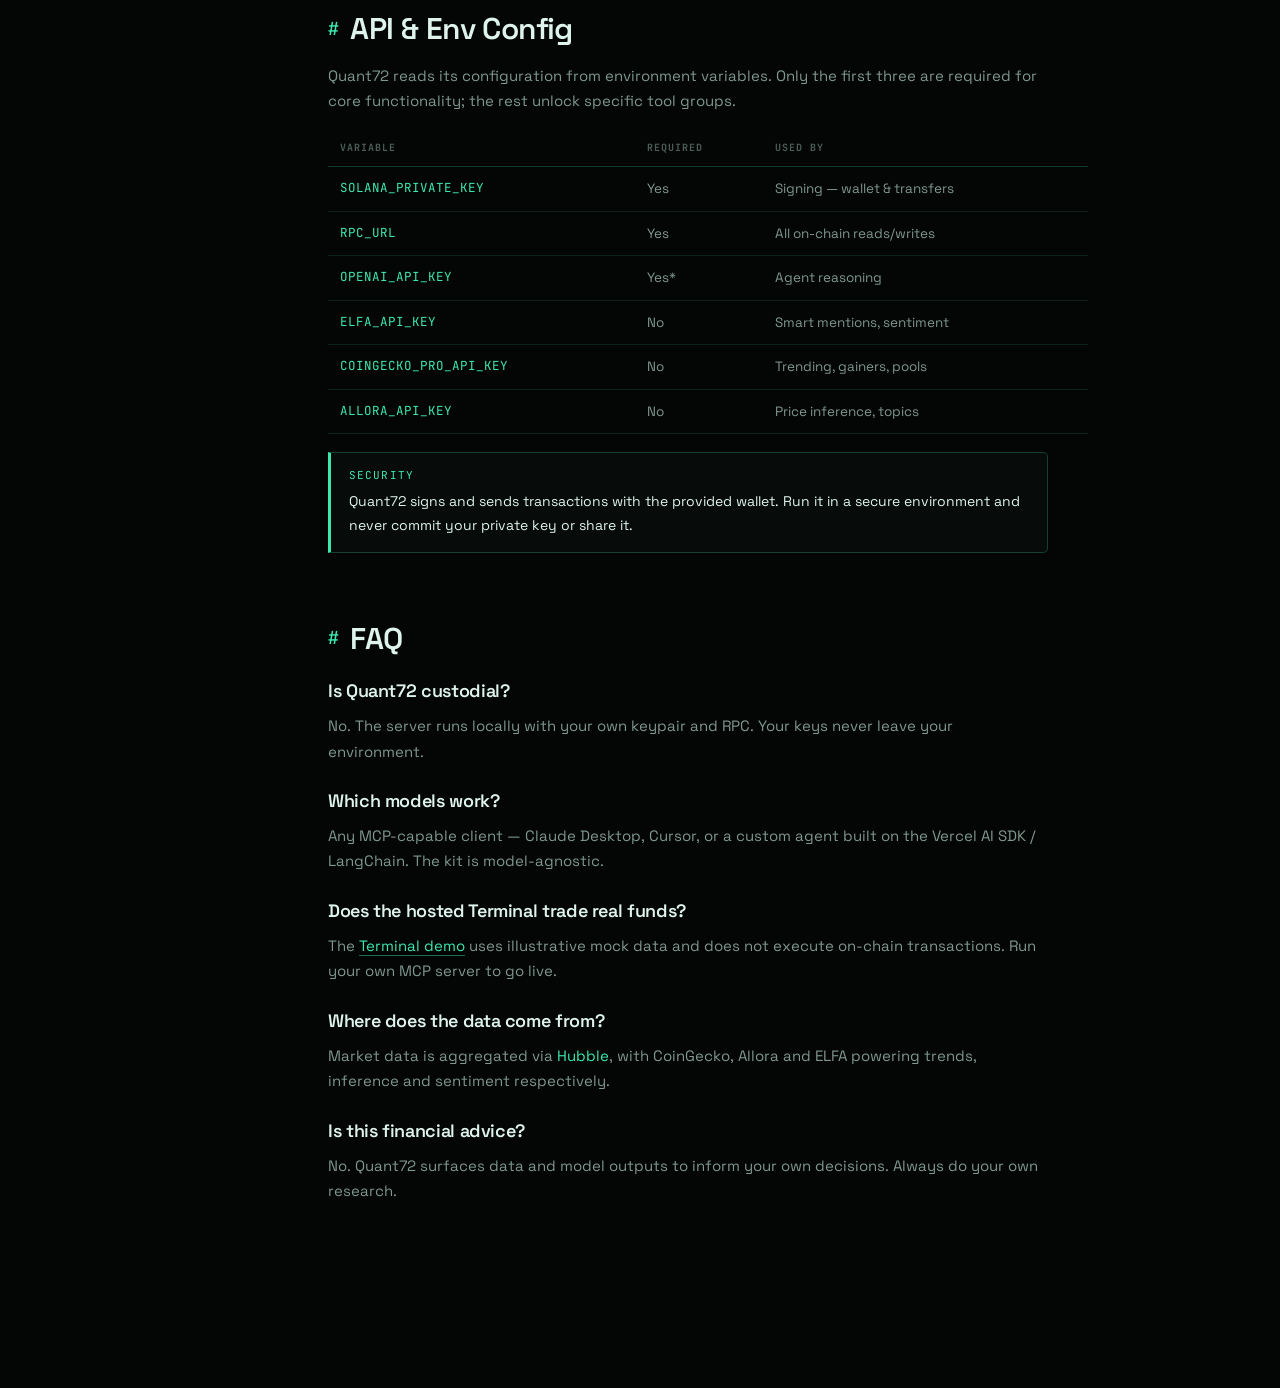
<file: docs.html>
<!DOCTYPE html>
<html lang="en">
<head>
<meta charset="UTF-8" />
<meta name="viewport" content="width=device-width, initial-scale=1.0" />
<title>Quant72 — Documentation</title>
<meta name="description" content="Quant72 documentation — install the MCP server, connect Claude or Cursor, and browse the full action reference: prices, forecasts, trending, narratives, smart mentions, wallet and liquidity tools." />
<meta name="theme-color" content="#3DE8B0" />
<link rel="icon" type="image/jpeg" href="assets/logo.jpg" />
<link rel="apple-touch-icon" href="assets/logo.jpg" />
<link rel="canonical" href="https://quant72.gitlawb.app/docs.html" />
<meta property="og:type" content="article" />
<meta property="og:url" content="https://quant72.gitlawb.app/docs.html" />
<meta property="og:site_name" content="Quant72 AI" />
<meta property="og:title" content="Quant72 — Documentation" />
<meta property="og:description" content="Install the MCP server, connect Claude or Cursor, and browse the full Quant72 action reference." />
<meta property="og:image" content="https://quant72.gitlawb.app/assets/logo.jpg" />
<meta name="twitter:card" content="summary" />
<meta name="twitter:site" content="@MeetQuant72AI" />
<meta name="twitter:title" content="Quant72 — Documentation" />
<meta name="twitter:image" content="https://quant72.gitlawb.app/assets/logo.jpg" />
<link rel="preconnect" href="https://fonts.googleapis.com" />
<link rel="preconnect" href="https://fonts.gstatic.com" crossorigin />
<link href="https://fonts.googleapis.com/css2?family=Space+Grotesk:wght@400;500;600;700&family=Sora:wght@400;500;600;700&family=JetBrains+Mono:wght@400;500;600;700&display=swap" rel="stylesheet" />
<link rel="stylesheet" href="css/quant72.css" />
<style>
  .docs { display: grid; grid-template-columns: 252px 1fr; max-width: 1240px; margin: 0 auto; position: relative; z-index: 3; }
  .toc { position: sticky; top: 64px; align-self: start; height: calc(100vh - 64px); overflow-y: auto; border-right: 1px solid var(--line); padding: 32px 22px 40px; }
  .toc h6 { font-family: var(--mono); font-size: 10px; letter-spacing: .18em; text-transform: uppercase; color: var(--text-faint); margin: 22px 0 10px; }
  .toc h6:first-child { margin-top: 0; }
  .toc a { display: block; font-size: 13.5px; color: var(--text-mute); padding: 6px 12px; border-left: 2px solid transparent; transition: all .14s; border-radius: 0 3px 3px 0; }
  .toc a:hover { color: var(--text); background: var(--accent-soft); }
  .toc a.active { color: var(--accent); border-left-color: var(--accent); background: var(--accent-soft); }

  .doc-main { padding: 48px 56px 120px; min-width: 0; }
  .doc-main > section { scroll-margin-top: 84px; margin-bottom: 64px; }
  .doc-main h1 { font-size: clamp(36px, 5vw, 54px); margin-bottom: 16px; }
  .doc-lead { font-size: 19px; color: var(--text-mute); max-width: 680px; line-height: 1.6; margin-bottom: 14px; }
  .doc-main h2 { font-size: 30px; margin: 0 0 18px; padding-top: 6px; display: flex; align-items: center; gap: 12px; }
  .doc-main h2 .hsh { font-family: var(--mono); color: var(--accent); font-size: 18px; }
  .doc-main h3 { font-size: 18px; margin: 28px 0 12px; }
  .doc-main p { color: var(--text-mute); font-size: 15px; line-height: 1.7; margin: 0 0 14px; max-width: 720px; }
  .doc-main p a, .doc-main li a { color: var(--accent); border-bottom: 1px solid var(--line-3); }
  .doc-main ul { color: var(--text-mute); font-size: 15px; line-height: 1.8; padding-left: 22px; max-width: 720px; }
  .doc-main code.ic { font-family: var(--mono); font-size: 13px; color: var(--accent); background: var(--accent-soft); padding: 2px 6px; border-radius: 3px; }

  .code { background: #050807; border: 1px solid var(--line-2); border-radius: 6px; overflow: hidden; font-family: var(--mono); font-size: 13px; line-height: 1.7; margin: 18px 0; max-width: 760px; position: relative; }
  .code-bar { display: flex; align-items: center; gap: 8px; padding: 10px 14px; border-bottom: 1px solid var(--line); background: var(--bg-2); }
  .code-bar .dot { width: 9px; height: 9px; border-radius: 50%; background: #1c2b24; }
  .code-bar .fname { margin-left: 6px; color: var(--text-mute); font-size: 12px; }
  .copy { margin-left: auto; font-family: var(--mono); font-size: 11px; color: var(--text-mute); background: transparent; border: 1px solid var(--line-2); padding: 4px 10px; border-radius: 3px; cursor: pointer; }
  .copy:hover { color: var(--accent); border-color: var(--line-3); }
  .code pre { margin: 0; padding: 16px 18px; overflow-x: auto; color: var(--text); }
  .code .c { color: #4a5d56; } .code .k { color: #7fd8ff; } .code .s { color: var(--accent); } .code .f { color: #f5c451; } .code .n { color: #c9a3ff; }

  .callout { border: 1px solid var(--line-2); border-left: 3px solid var(--accent); background: var(--bg-1); border-radius: 0 5px 5px 0; padding: 14px 18px; margin: 18px 0; max-width: 720px; }
  .callout .lbl { font-family: var(--mono); font-size: 11px; letter-spacing: .1em; text-transform: uppercase; color: var(--accent); margin-bottom: 5px; }
  .callout p { margin: 0; color: var(--text); font-size: 14px; }

  table.tbl { width: 100%; max-width: 760px; border-collapse: collapse; margin: 16px 0; font-size: 13.5px; }
  table.tbl th { text-align: left; font-family: var(--mono); font-size: 10px; letter-spacing: .1em; text-transform: uppercase; color: var(--text-faint); padding: 10px 12px; border-bottom: 1px solid var(--line-2); }
  table.tbl td { padding: 11px 12px; border-bottom: 1px solid var(--line); color: var(--text-mute); vertical-align: top; }
  table.tbl td.a { font-family: var(--mono); color: var(--accent); font-size: 12.5px; white-space: nowrap; }
  table.tbl tr:hover td { background: var(--bg-1); }

  .grp { margin-bottom: 28px; }
  .grp-h { display: flex; align-items: center; gap: 10px; margin: 0 0 4px; }
  .grp-h .gn { font-family: var(--mono); font-size: 11px; color: var(--accent); letter-spacing: .08em; }

  @media (max-width: 860px) {
    .docs { grid-template-columns: 1fr; }
    .toc { display: none; }
    .doc-main { padding: 32px 22px 80px; }
  }
</style>
</head>
<body>

<nav class="q-nav">
  <a class="q-brand" href="index.html">
    <img src="assets/logo.jpg" alt="Quant72" />
    <span class="name">Quant72<b> AI</b></span>
  </a>
  <div class="q-navlinks">
    <a href="index.html">Home</a>
    <a href="docs.html" class="active">Docs</a>
    <a href="guide.html">Guide</a>
    <a href="app.html">App</a>
    <a href="https://x.com/MeetQuant72AI" target="_blank" rel="noopener">X ↗</a>
    <a href="app.html" class="btn btn-primary" style="margin-left:10px;">Launch Terminal →</a>
  </div>
</nav>

<div class="docs">
  <!-- TOC -->
  <nav class="toc" id="toc">
    <h6>Get started</h6>
    <a href="#intro">Introduction</a>
    <a href="#install">Installation</a>
    <a href="#quickstart">Quick Start</a>
    <h6>Reference</h6>
    <a href="#actions">Actions &amp; Tools</a>
    <a href="#env">API &amp; Env Config</a>
    <h6>Help</h6>
    <a href="#faq">FAQ</a>
  </nav>

  <!-- MAIN -->
  <main class="doc-main">
    <section id="intro">
      <div class="kicker">Documentation · v0.1.0</div>
      <h1 style="margin-top:18px;">What is Quant72?</h1>
      <p class="doc-lead">Quant72 is a <b style="color:var(--text)">DeFi agent network for Solana</b> — an MCP server that wraps the Solana Agent Kit so any AI model can read the market and act on-chain through plain-English conversation.</p>
      <p>Under the hood, Quant72 exposes a curated set of <a href="#actions">MCP actions</a> covering live prices, ML price inference, trending radar, narrative analysis, smart-money sentiment, token risk scoring, wallet operations and liquidity provisioning. Point Claude, Cursor or any MCP-compatible client at the server and your agent gains a full on-chain market toolkit.</p>
      <div class="callout">
        <div class="lbl">In one line</div>
        <p>The DeFi Agent Network to Empower On-chain Trading — data powered by <span class="accent" data-tweak="poweredby">Hubble</span>.</p>
      </div>
      <h3>What you can build</h3>
      <ul>
        <li>A conversational trading copilot (see the <a href="app.html">Terminal</a>)</li>
        <li>Autonomous agents that monitor narratives &amp; trending flows</li>
        <li>Risk-screening bots that score tokens before execution</li>
        <li>Portfolio assistants that read balances and move assets</li>
      </ul>
    </section>

    <section id="install">
      <h2><span class="hsh">#</span> Installation</h2>
      <p>Quant72's MCP server is built on <code class="ic">solana-agent-kit</code>. Install the core kit, then scaffold the server with the actions you want to expose.</p>
      <h3>1 · Install dependencies</h3>
      <div class="code">
        <div class="code-bar"><span class="dot"></span><span class="dot"></span><span class="dot"></span><span class="fname">terminal</span><button class="copy">copy</button></div>
<pre><span class="c"># core kit + dotenv</span>
npm install solana-agent-kit dotenv</pre>
      </div>
      <h3>2 · Configure environment</h3>
      <p>Create a <code class="ic">.env</code> with your keys (see <a href="#env">API &amp; Env Config</a>).</p>
      <div class="code">
        <div class="code-bar"><span class="dot"></span><span class="dot"></span><span class="dot"></span><span class="fname">.env</span><button class="copy">copy</button></div>
<pre><span class="n">SOLANA_PRIVATE_KEY</span>=your_base58_private_key
<span class="n">RPC_URL</span>=https://api.mainnet-beta.solana.com
<span class="n">OPENAI_API_KEY</span>=sk-...
<span class="n">ELFA_API_KEY</span>=...        <span class="c"># smart mentions</span>
<span class="n">COINGECKO_PRO_API_KEY</span>=... <span class="c"># trending / gainers</span></pre>
      </div>
      <h3>3 · Create the MCP server</h3>
      <p>This is the Quant72 server definition — register the actions your strategy needs:</p>
      <div class="code">
        <div class="code-bar"><span class="dot"></span><span class="dot"></span><span class="dot"></span><span class="fname">quant72-mcp.ts</span><button class="copy">copy</button></div>
<pre><span class="k">import</span> { ACTIONS, SolanaAgentKit, startMcpServer } <span class="k">from</span> <span class="s">"solana-agent-kit"</span>;
<span class="k">import</span> * <span class="k">as</span> dotenv <span class="k">from</span> <span class="s">"dotenv"</span>;
dotenv.<span class="f">config</span>();

<span class="k">const</span> agent = <span class="k">new</span> <span class="f">SolanaAgentKit</span>(
  process.env.<span class="n">SOLANA_PRIVATE_KEY</span>,
  process.env.<span class="n">RPC_URL</span>,
  { <span class="n">OPENAI_API_KEY</span>: process.env.OPENAI_API_KEY || <span class="s">""</span> },
);

<span class="k">const</span> mcp_actions = {
  <span class="c">// market data</span>
  FETCH_PRICE:          ACTIONS.<span class="f">FETCH_PRICE_ACTION</span>,
  GET_PRICE_INFERENCE:  ACTIONS.<span class="f">GET_PRICE_INFERENCE_ACTION</span>,
  GET_ALL_TOPICS:       ACTIONS.<span class="f">GET_ALL_TOPICS_ACTION</span>,
  GET_ASSET:            ACTIONS.<span class="f">GET_ASSET_ACTION</span>,
  <span class="c">// trending</span>
  TRENDING_TOKENS:      ACTIONS.<span class="f">GET_COINGECKO_TRENDING_TOKENS_ACTION</span>,
  TRENDING_POOLS:       ACTIONS.<span class="f">GET_COINGECKO_TRENDING_POOLS_ACTION</span>,
  TOP_GAINERS:          ACTIONS.<span class="f">GET_COINGECKO_TOP_GAINERS_ACTION</span>,
  <span class="c">// social / narratives</span>
  SMART_MENTIONS:       ACTIONS.<span class="f">ELFA_GET_SMART_MENTIONS_ACTION</span>,
  MENTIONS_BY_TICKER:   ACTIONS.<span class="f">ELFA_GET_TOP_MENTIONS_BY_TICKER_ACTION</span>,
  <span class="c">// wallet</span>
  BALANCE:              ACTIONS.<span class="f">BALANCE_ACTION</span>,
  TOKEN_BALANCES:       ACTIONS.<span class="f">TOKEN_BALANCES_ACTION</span>,
  TRANSFER:             ACTIONS.<span class="f">TRANSFER_ACTION</span>,
};

<span class="f">startMcpServer</span>(mcp_actions <span class="k">as</span> any, agent, {
  name: <span class="s">"quant72-mcp"</span>, version: <span class="s">"0.1.0"</span>,
});</pre>
      </div>
      <h3>4 · Run it</h3>
      <div class="code">
        <div class="code-bar"><span class="dot"></span><span class="dot"></span><span class="dot"></span><span class="fname">terminal</span><button class="copy">copy</button></div>
<pre>npx tsx quant72-mcp.ts</pre>
      </div>
    </section>

    <section id="quickstart">
      <h2><span class="hsh">#</span> Quick Start — connect Claude &amp; Cursor</h2>
      <p>Quant72 speaks the Model Context Protocol, so any MCP client can drive it. Register the server in your client config.</p>
      <h3>Claude Desktop</h3>
      <p>Add Quant72 to <code class="ic">claude_desktop_config.json</code>:</p>
      <div class="code">
        <div class="code-bar"><span class="dot"></span><span class="dot"></span><span class="dot"></span><span class="fname">claude_desktop_config.json</span><button class="copy">copy</button></div>
<pre>{
  <span class="s">"mcpServers"</span>: {
    <span class="s">"quant72"</span>: {
      <span class="s">"command"</span>: <span class="s">"npx"</span>,
      <span class="s">"args"</span>: [<span class="s">"tsx"</span>, <span class="s">"/path/to/quant72-mcp.ts"</span>],
      <span class="s">"env"</span>: { <span class="s">"RPC_URL"</span>: <span class="s">"https://api.mainnet-beta.solana.com"</span> }
    }
  }
}</pre>
      </div>
      <h3>Cursor</h3>
      <p>Open <b style="color:var(--text)">Settings → MCP → Add Server</b>, point it at the same command, and restart. Quant72's tools appear in the tool picker automatically.</p>
      <div class="callout">
        <div class="lbl">Try it</div>
        <p>Once connected, ask: <i>"what's trending on Solana and which narratives are heating up?"</i> — or skip setup and explore the hosted <a href="app.html">Quant72 Terminal</a>.</p>
      </div>
    </section>

    <section id="actions">
      <h2><span class="hsh">#</span> Actions &amp; Tools</h2>
      <p>The full action surface Quant72 can expose. Each maps to a Solana Agent Kit action and is callable by your agent in natural language.</p>

      <div class="grp">
        <div class="grp-h"><span class="gn">[ 01 ]</span><h3 style="margin:0;">Market Data</h3></div>
        <table class="tbl">
          <thead><tr><th>Action</th><th>Description</th></tr></thead>
          <tbody>
            <tr><td class="a">FETCH_PRICE</td><td>Real-time token price, 24h change and volume.</td></tr>
            <tr><td class="a">GET_PRICE_INFERENCE</td><td>Forward price forecast (5m–24h) from Allora's ML network.</td></tr>
            <tr><td class="a">GET_ALL_TOPICS</td><td>Active Allora topics — the market's live narratives.</td></tr>
            <tr><td class="a">GET_ASSET</td><td>Full asset metadata, holders and on-chain footprint.</td></tr>
          </tbody>
        </table>
      </div>

      <div class="grp">
        <div class="grp-h"><span class="gn">[ 02 ]</span><h3 style="margin:0;">Trending Radar</h3></div>
        <table class="tbl">
          <thead><tr><th>Action</th><th>Description</th></tr></thead>
          <tbody>
            <tr><td class="a">GET_COINGECKO_TRENDING_TOKENS</td><td>Trending tokens across the market.</td></tr>
            <tr><td class="a">GET_COINGECKO_TRENDING_POOLS</td><td>Hottest liquidity pools by volume.</td></tr>
            <tr><td class="a">GET_COINGECKO_LATEST_POOLS</td><td>Freshly created pools / launches.</td></tr>
            <tr><td class="a">GET_COINGECKO_TOP_GAINERS</td><td>Biggest 24h movers.</td></tr>
            <tr><td class="a">ELFA_TRENDING_TOKENS</td><td>Tokens trending in social attention.</td></tr>
          </tbody>
        </table>
      </div>

      <div class="grp">
        <div class="grp-h"><span class="gn">[ 03 ]</span><h3 style="margin:0;">Social &amp; Narratives (ELFA)</h3></div>
        <table class="tbl">
          <thead><tr><th>Action</th><th>Description</th></tr></thead>
          <tbody>
            <tr><td class="a">ELFA_GET_SMART_MENTIONS</td><td>Smart-money mentions and sentiment.</td></tr>
            <tr><td class="a">ELFA_GET_TOP_MENTIONS_BY_TICKER</td><td>Top mentions for a given ticker.</td></tr>
            <tr><td class="a">ELFA_SEARCH_MENTIONS_BY_KEYWORDS</td><td>Search the X graph by keyword.</td></tr>
            <tr><td class="a">ELFA_SMART_TWITTER_ACCOUNT_STATS</td><td>Influence stats for an account.</td></tr>
            <tr><td class="a">ELFA_PING · ELFA_API_KEY_STATUS</td><td>Health &amp; key-status checks.</td></tr>
          </tbody>
        </table>
      </div>

      <div class="grp">
        <div class="grp-h"><span class="gn">[ 04 ]</span><h3 style="margin:0;">Wallet &amp; Assets</h3></div>
        <table class="tbl">
          <thead><tr><th>Action</th><th>Description</th></tr></thead>
          <tbody>
            <tr><td class="a">WALLET_ADDRESS</td><td>Return the agent's wallet address.</td></tr>
            <tr><td class="a">BALANCE</td><td>Native SOL balance.</td></tr>
            <tr><td class="a">TOKEN_BALANCES</td><td>All SPL token holdings.</td></tr>
            <tr><td class="a">TRANSFER</td><td>Send SOL or SPL tokens.</td></tr>
            <tr><td class="a">DEPLOY_TOKEN</td><td>Deploy a new SPL token.</td></tr>
          </tbody>
        </table>
      </div>

      <div class="grp">
        <div class="grp-h"><span class="gn">[ 05 ]</span><h3 style="margin:0;">Liquidity</h3></div>
        <table class="tbl">
          <thead><tr><th>Action</th><th>Description</th></tr></thead>
          <tbody>
            <tr><td class="a">CREATE_ORCA_SINGLE_SIDED_WHIRLPOOL</td><td>Spin up an Orca single-sided Whirlpool.</td></tr>
            <tr><td class="a">FLUXBEAM_CREATE_POOL</td><td>Create a Fluxbeam liquidity pool.</td></tr>
          </tbody>
        </table>
      </div>
    </section>

    <section id="env">
      <h2><span class="hsh">#</span> API &amp; Env Config</h2>
      <p>Quant72 reads its configuration from environment variables. Only the first three are required for core functionality; the rest unlock specific tool groups.</p>
      <table class="tbl">
        <thead><tr><th>Variable</th><th>Required</th><th>Used by</th></tr></thead>
        <tbody>
          <tr><td class="a">SOLANA_PRIVATE_KEY</td><td>Yes</td><td>Signing — wallet &amp; transfers</td></tr>
          <tr><td class="a">RPC_URL</td><td>Yes</td><td>All on-chain reads/writes</td></tr>
          <tr><td class="a">OPENAI_API_KEY</td><td>Yes*</td><td>Agent reasoning</td></tr>
          <tr><td class="a">ELFA_API_KEY</td><td>No</td><td>Smart mentions, sentiment</td></tr>
          <tr><td class="a">COINGECKO_PRO_API_KEY</td><td>No</td><td>Trending, gainers, pools</td></tr>
          <tr><td class="a">ALLORA_API_KEY</td><td>No</td><td>Price inference, topics</td></tr>
        </tbody>
      </table>
      <div class="callout">
        <div class="lbl">Security</div>
        <p>Quant72 signs and sends transactions with the provided wallet. Run it in a secure environment and never commit your private key or share it.</p>
      </div>
    </section>

    <section id="faq">
      <h2><span class="hsh">#</span> FAQ</h2>
      <h3>Is Quant72 custodial?</h3>
      <p>No. The server runs locally with your own keypair and RPC. Your keys never leave your environment.</p>
      <h3>Which models work?</h3>
      <p>Any MCP-capable client — Claude Desktop, Cursor, or a custom agent built on the Vercel AI SDK / LangChain. The kit is model-agnostic.</p>
      <h3>Does the hosted Terminal trade real funds?</h3>
      <p>The <a href="app.html">Terminal demo</a> uses illustrative mock data and does not execute on-chain transactions. Run your own MCP server to go live.</p>
      <h3>Where does the data come from?</h3>
      <p>Market data is aggregated via <span class="accent" data-tweak="poweredby">Hubble</span>, with CoinGecko, Allora and ELFA powering trends, inference and sentiment respectively.</p>
      <h3>Is this financial advice?</h3>
      <p>No. Quant72 surfaces data and model outputs to inform your own decisions. Always do your own research.</p>
    </section>
  </main>
</div>

<script>
  document.querySelectorAll(".copy").forEach((b) => {
    b.addEventListener("click", () => {
      const pre = b.closest(".code").querySelector("pre");
      navigator.clipboard?.writeText(pre.innerText);
      const o = b.textContent; b.textContent = "copied ✓"; b.style.color = "var(--accent)";
      setTimeout(() => { b.textContent = o; b.style.color = ""; }, 1400);
    });
  });
  // scrollspy
  const links = [...document.querySelectorAll("#toc a")];
  const secs = links.map((a) => document.querySelector(a.getAttribute("href")));
  const obs = new IntersectionObserver((entries) => {
    entries.forEach((e) => {
      if (e.isIntersecting) {
        const id = "#" + e.target.id;
        links.forEach((a) => a.classList.toggle("active", a.getAttribute("href") === id));
      }
    });
  }, { rootMargin: "-80px 0px -70% 0px" });
  secs.forEach((s) => s && obs.observe(s));
</script>
<script>window.Q72_TWEAKS_CONFIG = ["accent","font","glow","poweredby"];</script>
<script src="js/tweaks.js"></script>
</body>
</html>
</file>
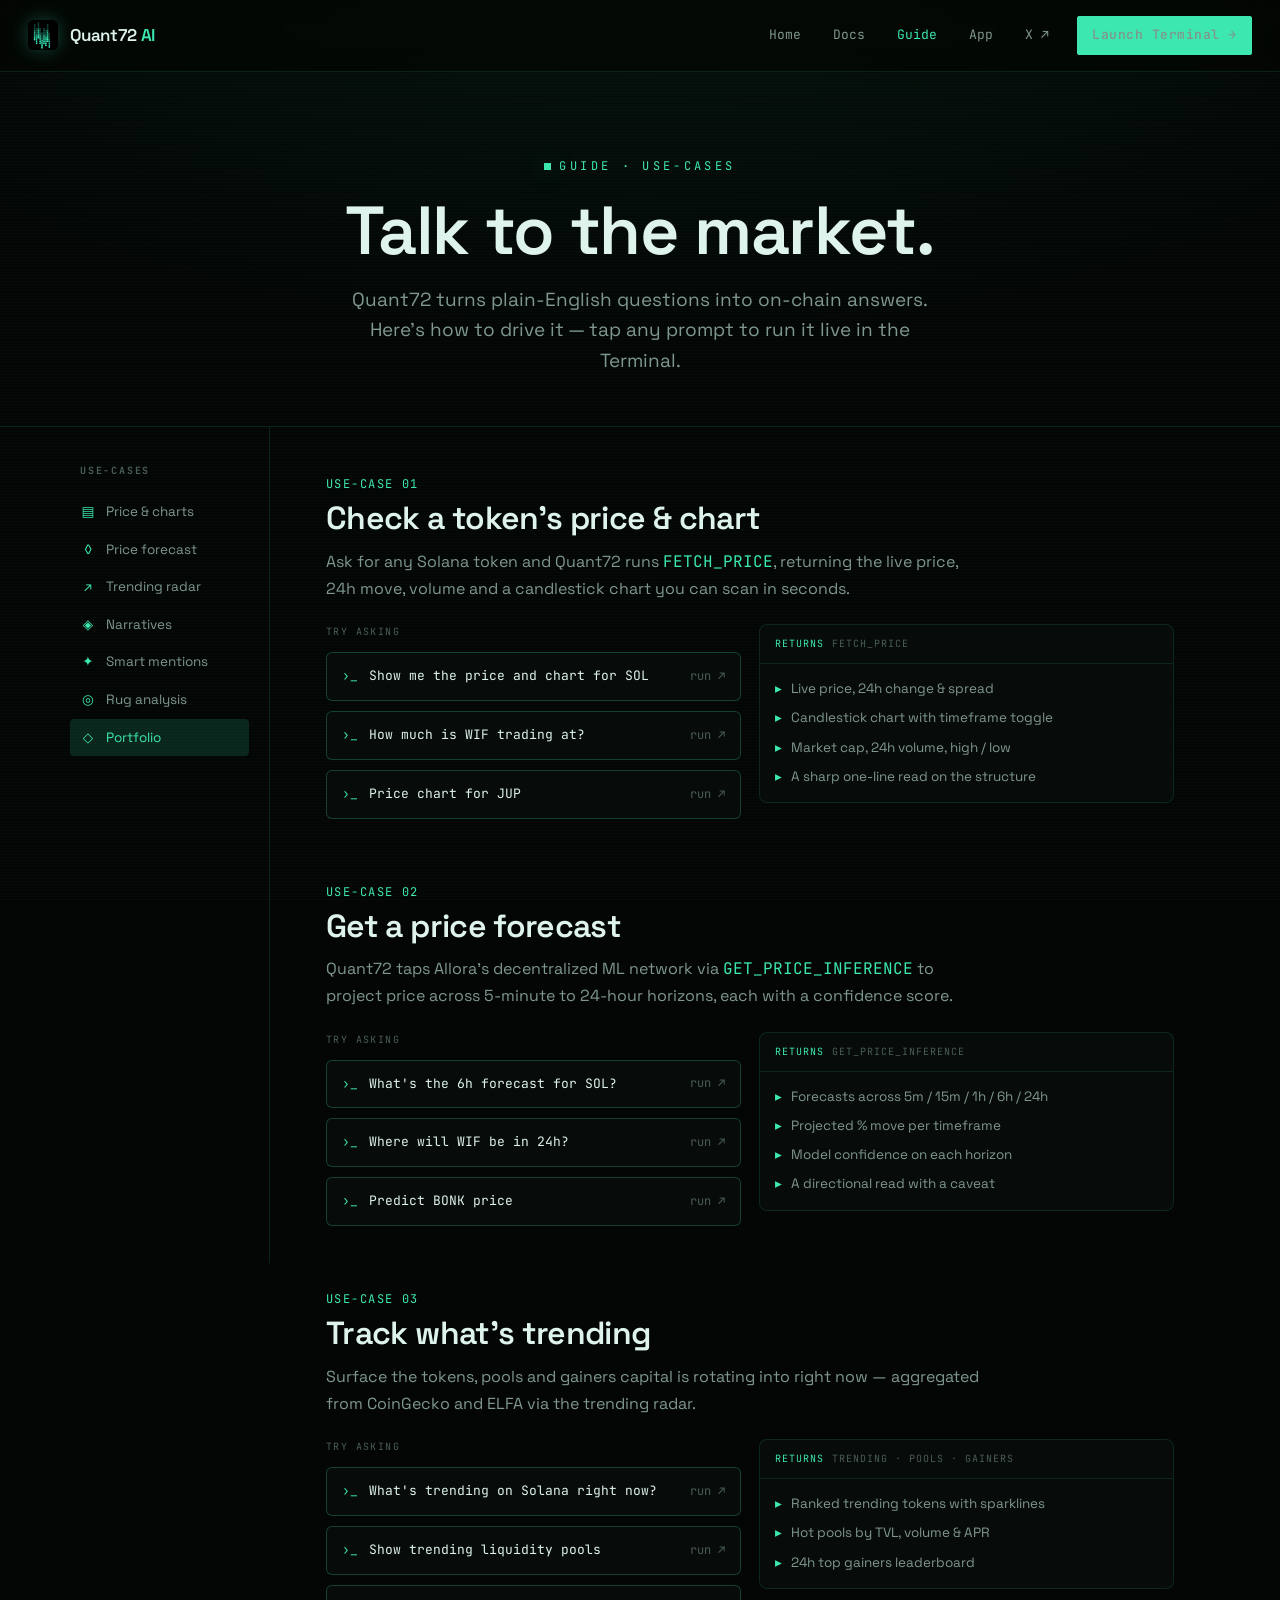
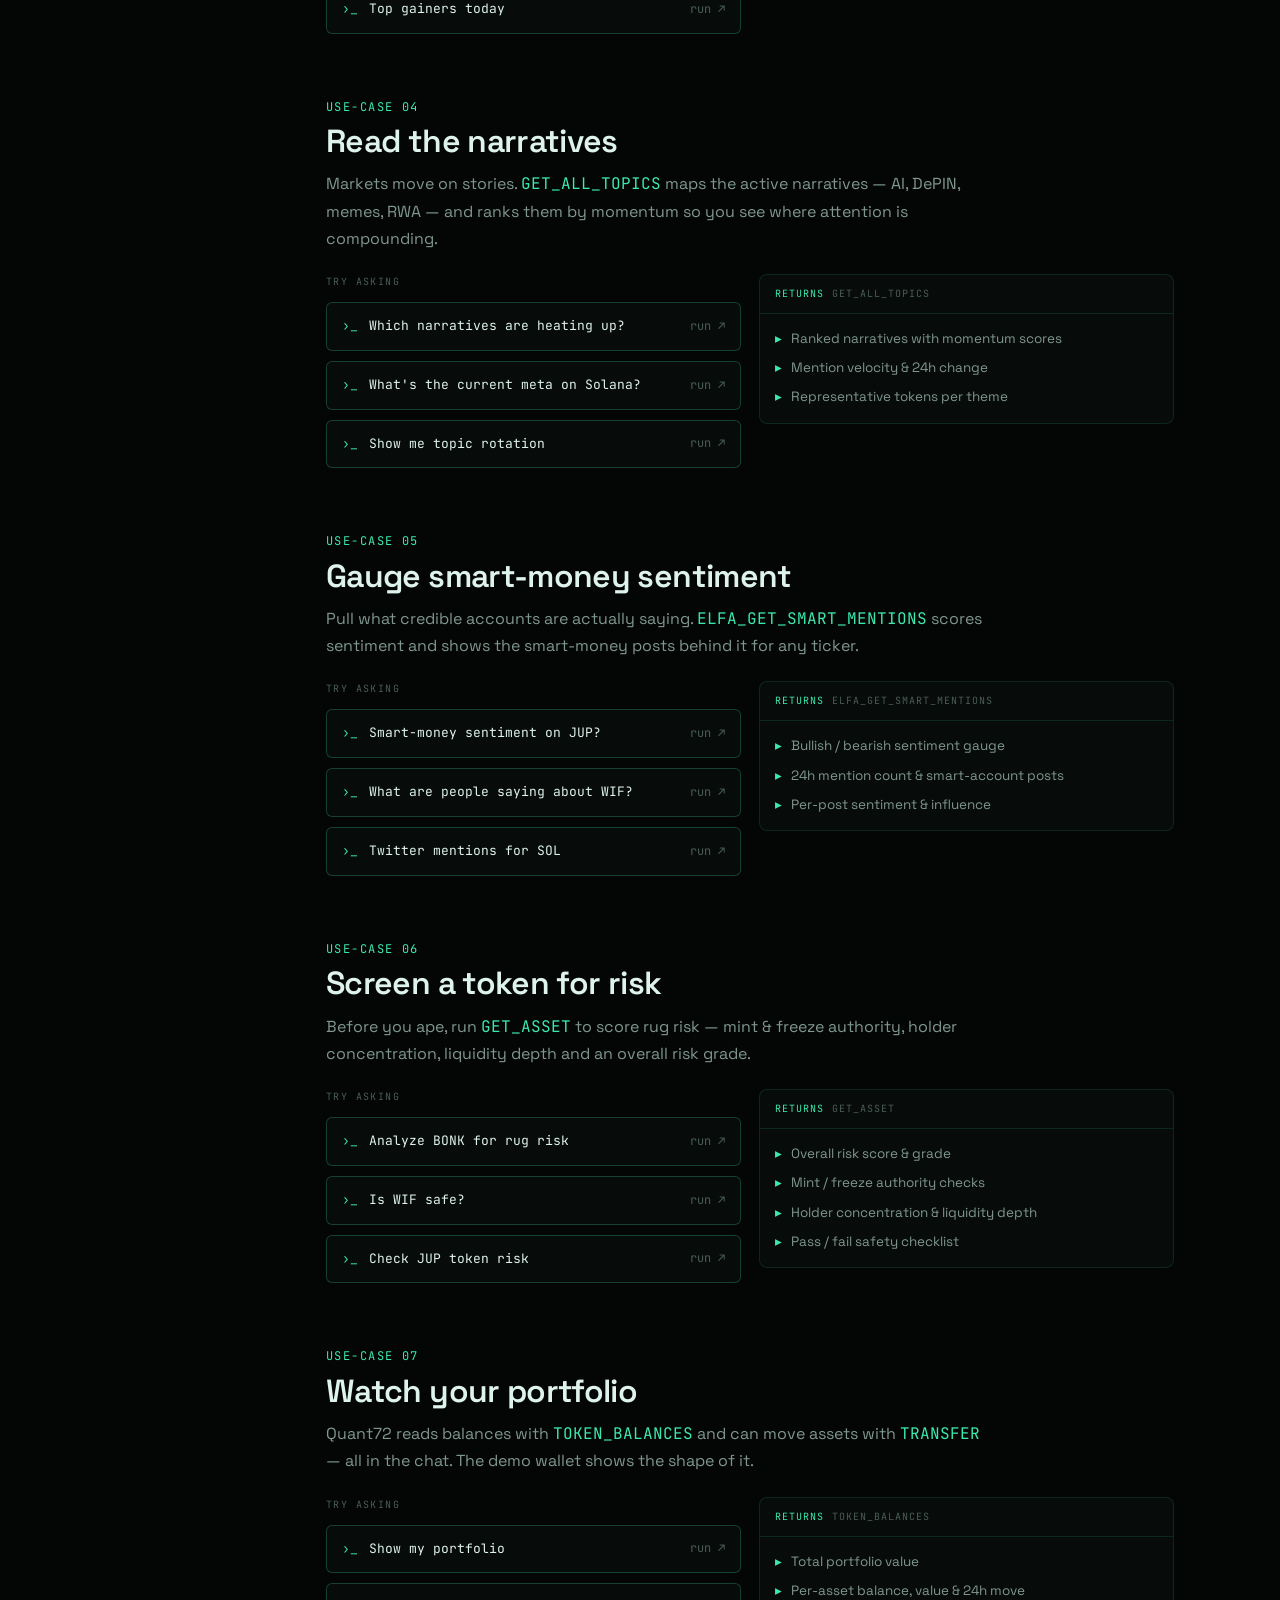
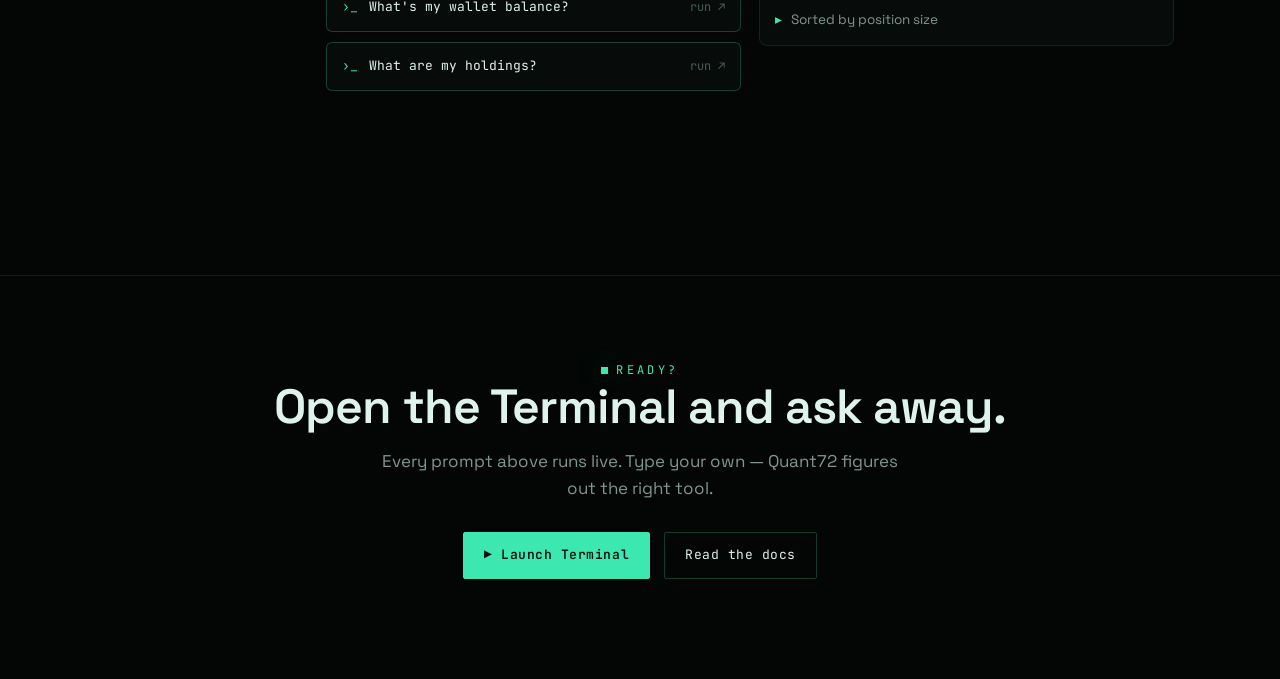
<file: guide.html>
<!DOCTYPE html>
<html lang="en">
<head>
<meta charset="UTF-8" />
<meta name="viewport" content="width=device-width, initial-scale=1.0" />
<title>Quant72 — Guide &amp; Use-cases</title>
<meta name="description" content="How to drive Quant72 — tap any prompt to run it live: price & charts, Allora forecasts, trending radar, narratives, smart-money sentiment, rug-risk analysis and portfolio tracking." />
<meta name="theme-color" content="#3DE8B0" />
<link rel="icon" type="image/jpeg" href="assets/logo.jpg" />
<link rel="apple-touch-icon" href="assets/logo.jpg" />
<meta property="og:type" content="article" />
<meta property="og:site_name" content="Quant72 AI" />
<meta property="og:title" content="Quant72 — Guide & Use-cases" />
<meta property="og:description" content="Turn plain-English questions into on-chain answers. Tap any prompt to run it live in the Quant72 Terminal." />
<meta property="og:image" content="assets/logo.jpg" />
<meta name="twitter:card" content="summary" />
<meta name="twitter:site" content="@MeetQuant72AI" />
<meta name="twitter:title" content="Quant72 — Guide & Use-cases" />
<meta name="twitter:image" content="assets/logo.jpg" />
<link rel="preconnect" href="https://fonts.googleapis.com" />
<link rel="preconnect" href="https://fonts.gstatic.com" crossorigin />
<link href="https://fonts.googleapis.com/css2?family=Space+Grotesk:wght@400;500;600;700&family=Sora:wght@400;500;600;700&family=JetBrains+Mono:wght@400;500;600;700&display=swap" rel="stylesheet" />
<link rel="stylesheet" href="css/quant72.css" />
<style>
  .g-hero { position: relative; z-index: 3; padding: 80px 0 50px; border-bottom: 1px solid var(--line); text-align: center; }
  .g-hero h1 { font-size: clamp(40px, 6vw, 68px); margin-top: 18px; }
  .g-hero p { color: var(--text-mute); font-size: 19px; max-width: 600px; margin: 18px auto 0; }

  .g-body { position: relative; z-index: 3; display: grid; grid-template-columns: 220px 1fr; max-width: 1180px; margin: 0 auto; }
  .g-rail { position: sticky; top: 64px; align-self: start; height: calc(100vh - 64px); border-right: 1px solid var(--line); padding: 36px 20px; }
  .g-rail h6 { font-family: var(--mono); font-size: 10px; letter-spacing: .18em; text-transform: uppercase; color: var(--text-faint); margin: 0 0 14px 10px; }
  .g-rail a { display: flex; align-items: center; gap: 10px; font-size: 13.5px; color: var(--text-mute); padding: 8px 10px; border-radius: 4px; transition: all .14s; }
  .g-rail a:hover, .g-rail a.active { color: var(--accent); background: var(--accent-soft); }
  .g-rail a .gl { color: var(--accent); width: 16px; text-align: center; }

  .g-main { padding: 48px 56px 120px; min-width: 0; }
  .uc { scroll-margin-top: 84px; margin-bottom: 64px; }
  .uc-num { font-family: var(--mono); font-size: 12px; color: var(--accent); letter-spacing: .12em; }
  .uc h2 { font-size: 32px; margin: 8px 0 12px; }
  .uc > p { color: var(--text-mute); font-size: 16px; line-height: 1.7; max-width: 660px; margin: 0 0 22px; }

  .uc-demo { display: grid; grid-template-columns: 1fr 1fr; gap: 18px; align-items: start; }
  .prompts { display: flex; flex-direction: column; gap: 10px; }
  .prompt-lbl { font-family: var(--mono); font-size: 10px; letter-spacing: .14em; text-transform: uppercase; color: var(--text-faint); margin-bottom: 2px; }
  .prompt { display: flex; align-items: center; gap: 11px; border: 1px solid var(--line-2); background: var(--bg-1); border-radius: 6px; padding: 13px 15px; font-family: var(--mono); font-size: 13px; color: var(--text); cursor: pointer; transition: all .15s; text-align: left; }
  .prompt:hover { border-color: var(--line-3); background: var(--bg-2); transform: translateX(2px); }
  .prompt .chev { color: var(--accent); }
  .prompt .go { margin-left: auto; color: var(--text-faint); font-size: 12px; }
  .prompt:hover .go { color: var(--accent); }

  .returns { border: 1px solid var(--line); background: var(--bg-1); border-radius: 8px; overflow: hidden; }
  .returns-hd { font-family: var(--mono); font-size: 10px; letter-spacing: .1em; text-transform: uppercase; color: var(--text-faint); padding: 11px 15px; border-bottom: 1px solid var(--line); display: flex; align-items: center; gap: 8px; }
  .returns-hd .tag { color: var(--accent); }
  .returns-bd { padding: 15px; display: flex; flex-direction: column; gap: 9px; }
  .ret-line { font-size: 13.5px; color: var(--text-mute); display: flex; gap: 9px; line-height: 1.5; }
  .ret-line::before { content: "▸"; color: var(--accent); flex: none; }

  .g-cta { position: relative; z-index: 3; text-align: center; padding: 80px 20px 100px; border-top: 1px solid var(--line); }
  .g-cta h2 { font-size: clamp(30px, 4vw, 48px); }
  .g-cta p { color: var(--text-mute); font-size: 17px; margin: 16px auto 30px; max-width: 520px; }

  @media (max-width: 860px) {
    .g-body { grid-template-columns: 1fr; }
    .g-rail { display: none; }
    .g-main { padding: 36px 22px 80px; }
    .uc-demo { grid-template-columns: 1fr; }
  }
</style>
</head>
<body>

<nav class="q-nav">
  <a class="q-brand" href="index.html">
    <img src="assets/logo.jpg" alt="Quant72" />
    <span class="name">Quant72<b> AI</b></span>
  </a>
  <div class="q-navlinks">
    <a href="index.html">Home</a>
    <a href="docs.html">Docs</a>
    <a href="guide.html" class="active">Guide</a>
    <a href="app.html">App</a>
    <a href="https://x.com/MeetQuant72AI" target="_blank" rel="noopener">X ↗</a>
    <a href="app.html" class="btn btn-primary" style="margin-left:10px;">Launch Terminal →</a>
  </div>
</nav>

<header class="g-hero">
  <div class="wrap">
    <div class="kicker" style="justify-content:center;">Guide · Use-cases</div>
    <h1>Talk to the market.</h1>
    <p>Quant72 turns plain-English questions into on-chain answers. Here's how to drive it — tap any prompt to run it live in the Terminal.</p>
  </div>
</header>

<div class="g-body">
  <nav class="g-rail" id="rail">
    <h6>Use-cases</h6>
    <a href="#price"><span class="gl">▤</span> Price &amp; charts</a>
    <a href="#forecast"><span class="gl">◊</span> Price forecast</a>
    <a href="#trending"><span class="gl">↗</span> Trending radar</a>
    <a href="#narratives"><span class="gl">◈</span> Narratives</a>
    <a href="#sentiment"><span class="gl">✦</span> Smart mentions</a>
    <a href="#risk"><span class="gl">◎</span> Rug analysis</a>
    <a href="#portfolio"><span class="gl">◇</span> Portfolio</a>
  </nav>

  <main class="g-main">

    <section class="uc" id="price">
      <div class="uc-num">USE-CASE 01</div>
      <h2>Check a token's price &amp; chart</h2>
      <p>Ask for any Solana token and Quant72 runs <code class="mono accent">FETCH_PRICE</code>, returning the live price, 24h move, volume and a candlestick chart you can scan in seconds.</p>
      <div class="uc-demo">
        <div class="prompts">
          <div class="prompt-lbl">Try asking</div>
          <a class="prompt" href="app.html?q=Show%20me%20the%20price%20and%20chart%20for%20SOL"><span class="chev">›_</span>Show me the price and chart for SOL<span class="go">run ↗</span></a>
          <a class="prompt" href="app.html?q=How%20much%20is%20WIF%20trading%20at%3F"><span class="chev">›_</span>How much is WIF trading at?<span class="go">run ↗</span></a>
          <a class="prompt" href="app.html?q=Price%20chart%20for%20JUP"><span class="chev">›_</span>Price chart for JUP<span class="go">run ↗</span></a>
        </div>
        <div class="returns">
          <div class="returns-hd"><span class="tag">returns</span> FETCH_PRICE</div>
          <div class="returns-bd">
            <div class="ret-line">Live price, 24h change &amp; spread</div>
            <div class="ret-line">Candlestick chart with timeframe toggle</div>
            <div class="ret-line">Market cap, 24h volume, high / low</div>
            <div class="ret-line">A sharp one-line read on the structure</div>
          </div>
        </div>
      </div>
    </section>

    <section class="uc" id="forecast">
      <div class="uc-num">USE-CASE 02</div>
      <h2>Get a price forecast</h2>
      <p>Quant72 taps Allora's decentralized ML network via <code class="mono accent">GET_PRICE_INFERENCE</code> to project price across 5-minute to 24-hour horizons, each with a confidence score.</p>
      <div class="uc-demo">
        <div class="prompts">
          <div class="prompt-lbl">Try asking</div>
          <a class="prompt" href="app.html?q=What%27s%20the%206h%20price%20forecast%20for%20SOL%3F"><span class="chev">›_</span>What's the 6h forecast for SOL?<span class="go">run ↗</span></a>
          <a class="prompt" href="app.html?q=Where%20is%20WIF%20going%20to%20be%20in%2024h%3F"><span class="chev">›_</span>Where will WIF be in 24h?<span class="go">run ↗</span></a>
          <a class="prompt" href="app.html?q=Predict%20BONK%20price"><span class="chev">›_</span>Predict BONK price<span class="go">run ↗</span></a>
        </div>
        <div class="returns">
          <div class="returns-hd"><span class="tag">returns</span> GET_PRICE_INFERENCE</div>
          <div class="returns-bd">
            <div class="ret-line">Forecasts across 5m / 15m / 1h / 6h / 24h</div>
            <div class="ret-line">Projected % move per timeframe</div>
            <div class="ret-line">Model confidence on each horizon</div>
            <div class="ret-line">A directional read with a caveat</div>
          </div>
        </div>
      </div>
    </section>

    <section class="uc" id="trending">
      <div class="uc-num">USE-CASE 03</div>
      <h2>Track what's trending</h2>
      <p>Surface the tokens, pools and gainers capital is rotating into right now — aggregated from CoinGecko and ELFA via the trending radar.</p>
      <div class="uc-demo">
        <div class="prompts">
          <div class="prompt-lbl">Try asking</div>
          <a class="prompt" href="app.html?q=What%27s%20trending%20on%20Solana%20right%20now%3F"><span class="chev">›_</span>What's trending on Solana right now?<span class="go">run ↗</span></a>
          <a class="prompt" href="app.html?q=Show%20trending%20liquidity%20pools"><span class="chev">›_</span>Show trending liquidity pools<span class="go">run ↗</span></a>
          <a class="prompt" href="app.html?q=Top%20gainers%20today"><span class="chev">›_</span>Top gainers today<span class="go">run ↗</span></a>
        </div>
        <div class="returns">
          <div class="returns-hd"><span class="tag">returns</span> TRENDING · POOLS · GAINERS</div>
          <div class="returns-bd">
            <div class="ret-line">Ranked trending tokens with sparklines</div>
            <div class="ret-line">Hot pools by TVL, volume &amp; APR</div>
            <div class="ret-line">24h top gainers leaderboard</div>
          </div>
        </div>
      </div>
    </section>

    <section class="uc" id="narratives">
      <div class="uc-num">USE-CASE 04</div>
      <h2>Read the narratives</h2>
      <p>Markets move on stories. <code class="mono accent">GET_ALL_TOPICS</code> maps the active narratives — AI, DePIN, memes, RWA — and ranks them by momentum so you see where attention is compounding.</p>
      <div class="uc-demo">
        <div class="prompts">
          <div class="prompt-lbl">Try asking</div>
          <a class="prompt" href="app.html?q=Which%20narratives%20are%20heating%20up%3F"><span class="chev">›_</span>Which narratives are heating up?<span class="go">run ↗</span></a>
          <a class="prompt" href="app.html?q=What%27s%20the%20current%20meta%20on%20Solana%3F"><span class="chev">›_</span>What's the current meta on Solana?<span class="go">run ↗</span></a>
          <a class="prompt" href="app.html?q=Show%20me%20topic%20rotation"><span class="chev">›_</span>Show me topic rotation<span class="go">run ↗</span></a>
        </div>
        <div class="returns">
          <div class="returns-hd"><span class="tag">returns</span> GET_ALL_TOPICS</div>
          <div class="returns-bd">
            <div class="ret-line">Ranked narratives with momentum scores</div>
            <div class="ret-line">Mention velocity &amp; 24h change</div>
            <div class="ret-line">Representative tokens per theme</div>
          </div>
        </div>
      </div>
    </section>

    <section class="uc" id="sentiment">
      <div class="uc-num">USE-CASE 05</div>
      <h2>Gauge smart-money sentiment</h2>
      <p>Pull what credible accounts are actually saying. <code class="mono accent">ELFA_GET_SMART_MENTIONS</code> scores sentiment and shows the smart-money posts behind it for any ticker.</p>
      <div class="uc-demo">
        <div class="prompts">
          <div class="prompt-lbl">Try asking</div>
          <a class="prompt" href="app.html?q=What%27s%20smart-money%20sentiment%20on%20JUP%3F"><span class="chev">›_</span>Smart-money sentiment on JUP?<span class="go">run ↗</span></a>
          <a class="prompt" href="app.html?q=What%20are%20people%20saying%20about%20WIF%3F"><span class="chev">›_</span>What are people saying about WIF?<span class="go">run ↗</span></a>
          <a class="prompt" href="app.html?q=Twitter%20mentions%20for%20SOL"><span class="chev">›_</span>Twitter mentions for SOL<span class="go">run ↗</span></a>
        </div>
        <div class="returns">
          <div class="returns-hd"><span class="tag">returns</span> ELFA_GET_SMART_MENTIONS</div>
          <div class="returns-bd">
            <div class="ret-line">Bullish / bearish sentiment gauge</div>
            <div class="ret-line">24h mention count &amp; smart-account posts</div>
            <div class="ret-line">Per-post sentiment &amp; influence</div>
          </div>
        </div>
      </div>
    </section>

    <section class="uc" id="risk">
      <div class="uc-num">USE-CASE 06</div>
      <h2>Screen a token for risk</h2>
      <p>Before you ape, run <code class="mono accent">GET_ASSET</code> to score rug risk — mint &amp; freeze authority, holder concentration, liquidity depth and an overall risk grade.</p>
      <div class="uc-demo">
        <div class="prompts">
          <div class="prompt-lbl">Try asking</div>
          <a class="prompt" href="app.html?q=Analyze%20BONK%20for%20rug%20risk"><span class="chev">›_</span>Analyze BONK for rug risk<span class="go">run ↗</span></a>
          <a class="prompt" href="app.html?q=Is%20WIF%20safe%3F"><span class="chev">›_</span>Is WIF safe?<span class="go">run ↗</span></a>
          <a class="prompt" href="app.html?q=Check%20JUP%20token%20risk"><span class="chev">›_</span>Check JUP token risk<span class="go">run ↗</span></a>
        </div>
        <div class="returns">
          <div class="returns-hd"><span class="tag">returns</span> GET_ASSET</div>
          <div class="returns-bd">
            <div class="ret-line">Overall risk score &amp; grade</div>
            <div class="ret-line">Mint / freeze authority checks</div>
            <div class="ret-line">Holder concentration &amp; liquidity depth</div>
            <div class="ret-line">Pass / fail safety checklist</div>
          </div>
        </div>
      </div>
    </section>

    <section class="uc" id="portfolio">
      <div class="uc-num">USE-CASE 07</div>
      <h2>Watch your portfolio</h2>
      <p>Quant72 reads balances with <code class="mono accent">TOKEN_BALANCES</code> and can move assets with <code class="mono accent">TRANSFER</code> — all in the chat. The demo wallet shows the shape of it.</p>
      <div class="uc-demo">
        <div class="prompts">
          <div class="prompt-lbl">Try asking</div>
          <a class="prompt" href="app.html?q=Show%20my%20portfolio"><span class="chev">›_</span>Show my portfolio<span class="go">run ↗</span></a>
          <a class="prompt" href="app.html?q=What%27s%20my%20wallet%20balance%3F"><span class="chev">›_</span>What's my wallet balance?<span class="go">run ↗</span></a>
          <a class="prompt" href="app.html?q=What%20are%20my%20holdings%3F"><span class="chev">›_</span>What are my holdings?<span class="go">run ↗</span></a>
        </div>
        <div class="returns">
          <div class="returns-hd"><span class="tag">returns</span> TOKEN_BALANCES</div>
          <div class="returns-bd">
            <div class="ret-line">Total portfolio value</div>
            <div class="ret-line">Per-asset balance, value &amp; 24h move</div>
            <div class="ret-line">Sorted by position size</div>
          </div>
        </div>
      </div>
    </section>

  </main>
</div>

<section class="g-cta">
  <div class="kicker" style="justify-content:center;">Ready?</div>
  <h2>Open the Terminal and ask away.</h2>
  <p>Every prompt above runs live. Type your own — Quant72 figures out the right tool.</p>
  <div class="hero-cta" style="display:flex;gap:14px;justify-content:center;">
    <a href="app.html" class="btn btn-primary">▶ Launch Terminal</a>
    <a href="docs.html" class="btn">Read the docs</a>
  </div>
</section>

<script>
  const links = [...document.querySelectorAll("#rail a")];
  const secs = links.map((a) => document.querySelector(a.getAttribute("href")));
  const obs = new IntersectionObserver((entries) => {
    entries.forEach((e) => {
      if (e.isIntersecting) {
        const id = "#" + e.target.id;
        links.forEach((a) => a.classList.toggle("active", a.getAttribute("href") === id));
      }
    });
  }, { rootMargin: "-80px 0px -65% 0px" });
  secs.forEach((s) => s && obs.observe(s));
</script>
<script>window.Q72_TWEAKS_CONFIG = ["accent","font","glow"];</script>
<script src="js/tweaks.js"></script>
</body>
</html>
</file>
<file: css/quant72.css>
/* ============================================================
   Quant72 AI — shared design system
   Black + terminal/matrix · teal accent #3DE8B0
   Space Grotesk (display/UI) + JetBrains Mono (data/code)
   ============================================================ */

:root {
  /* surfaces */
  --bg:        #030604;
  --bg-1:      #070b09;
  --bg-2:      #0a0f0c;
  --bg-3:      #0e1511;
  --line:      rgba(61, 232, 176, 0.12);
  --line-2:    rgba(61, 232, 176, 0.24);
  --line-3:    rgba(61, 232, 176, 0.45);

  /* brand */
  --accent:        #3DE8B0;
  --accent-soft:   rgba(61, 232, 176, 0.14);
  --accent-mid:    rgba(61, 232, 176, 0.5);
  --glow:          0 0 24px rgba(61, 232, 176, 0.35);
  --glow-strong:   0 0 40px rgba(61, 232, 176, 0.5);

  /* semantic */
  --up:    #3DE8B0;
  --down:  #ff5d73;
  --warn:  #f5c451;

  /* text */
  --text:      #def3ec;
  --text-mute: #7f978e;
  --text-faint:#4a5d56;

  /* type */
  --sans: "Space Grotesk", system-ui, sans-serif;
  --mono: "JetBrains Mono", ui-monospace, monospace;

  /* motion */
  --glow-on: 1;
}

* { box-sizing: border-box; }

html { scroll-behavior: smooth; }

body {
  margin: 0;
  background: var(--bg);
  color: var(--text);
  font-family: var(--sans);
  font-size: 16px;
  line-height: 1.6;
  -webkit-font-smoothing: antialiased;
  text-rendering: optimizeLegibility;
}

/* faint scanline + grid texture on every page */
body::before {
  content: "";
  position: fixed;
  inset: 0;
  pointer-events: none;
  z-index: 1;
  background:
    repeating-linear-gradient(0deg, rgba(61,232,176,0.020) 0 1px, transparent 1px 3px),
    radial-gradient(120% 80% at 50% -10%, rgba(61,232,176,0.06), transparent 60%);
  mix-blend-mode: screen;
}

::selection { background: var(--accent); color: #04110b; }

a { color: inherit; text-decoration: none; }

h1, h2, h3, h4 { font-weight: 600; letter-spacing: -0.02em; line-height: 1.05; margin: 0; }

.mono { font-family: var(--mono); }
.accent { color: var(--accent); }
.mute { color: var(--text-mute); }
.faint { color: var(--text-faint); }

/* eyebrow / kicker label */
.kicker {
  font-family: var(--mono);
  font-size: 12px;
  letter-spacing: 0.28em;
  text-transform: uppercase;
  color: var(--accent);
  display: inline-flex;
  align-items: center;
  gap: 8px;
}
.kicker::before {
  content: "";
  width: 7px; height: 7px;
  background: var(--accent);
  box-shadow: var(--glow);
  display: inline-block;
}

/* ---------- buttons ---------- */
.btn {
  font-family: var(--mono);
  font-size: 13px;
  letter-spacing: 0.04em;
  display: inline-flex;
  align-items: center;
  gap: 9px;
  padding: 12px 20px;
  border: 1px solid var(--line-2);
  background: transparent;
  color: var(--text);
  cursor: pointer;
  transition: all .18s ease;
  border-radius: 2px;
}
.btn:hover { border-color: var(--line-3); background: var(--accent-soft); color: var(--accent); }
.btn-primary {
  background: var(--accent);
  color: #04110b;
  border-color: var(--accent);
  font-weight: 600;
}
.btn-primary:hover {
  box-shadow: calc(var(--glow-on) * 1) 0 0 0 0 transparent, var(--glow-strong);
  background: var(--accent);
  color: #04110b;
  filter: brightness(1.08);
}

/* ---------- nav (shared) ---------- */
.q-nav {
  position: sticky;
  top: 0;
  z-index: 40;
  display: flex;
  align-items: center;
  justify-content: space-between;
  padding: 16px 28px;
  border-bottom: 1px solid var(--line);
  background: rgba(3, 6, 4, 0.72);
  backdrop-filter: blur(12px);
}
.q-brand { display: flex; align-items: center; gap: 12px; }
.q-brand img { width: 30px; height: 30px; border-radius: 6px; box-shadow: 0 0 18px rgba(61,232,176,0.28); }
.q-brand .name { font-weight: 600; font-size: 17px; letter-spacing: -0.01em; }
.q-brand .name b { color: var(--accent); font-weight: 600; }
.q-navlinks { display: flex; align-items: center; gap: 4px; }
.q-navlinks a {
  font-family: var(--mono);
  font-size: 13px;
  color: var(--text-mute);
  padding: 8px 14px;
  border-radius: 2px;
  transition: color .15s, background .15s;
}
.q-navlinks a:hover { color: var(--accent); background: var(--accent-soft); }
.q-navlinks a.active { color: var(--accent); }

/* ---------- card ---------- */
.card {
  background: linear-gradient(180deg, var(--bg-2), var(--bg-1));
  border: 1px solid var(--line);
  border-radius: 4px;
  position: relative;
}
.card-corner::after {
  content: "";
  position: absolute;
  top: -1px; right: -1px;
  width: 14px; height: 14px;
  border-top: 1px solid var(--accent);
  border-right: 1px solid var(--accent);
}

/* ---------- badges / pills ---------- */
.pill {
  font-family: var(--mono);
  font-size: 11px;
  letter-spacing: 0.05em;
  padding: 3px 9px;
  border: 1px solid var(--line-2);
  border-radius: 100px;
  color: var(--text-mute);
}
.pill.up   { color: var(--up);   border-color: rgba(61,232,176,0.4); background: rgba(61,232,176,0.08); }
.pill.down { color: var(--down); border-color: rgba(255,93,115,0.4); background: rgba(255,93,115,0.08); }

/* utility */
.wrap { max-width: 1200px; margin: 0 auto; padding: 0 28px; }
.tnum { font-family: var(--mono); font-variant-numeric: tabular-nums; }

::-webkit-scrollbar { width: 10px; height: 10px; }
::-webkit-scrollbar-track { background: var(--bg-1); }
::-webkit-scrollbar-thumb { background: #16241d; border-radius: 0; border: 2px solid var(--bg-1); }
::-webkit-scrollbar-thumb:hover { background: #1e3329; }

/* glow off (Tweaks) */
body.no-glow .q-brand img,
body.no-glow .kicker::before { box-shadow: none !important; }
body.no-glow * { text-shadow: none !important; }
</file>
